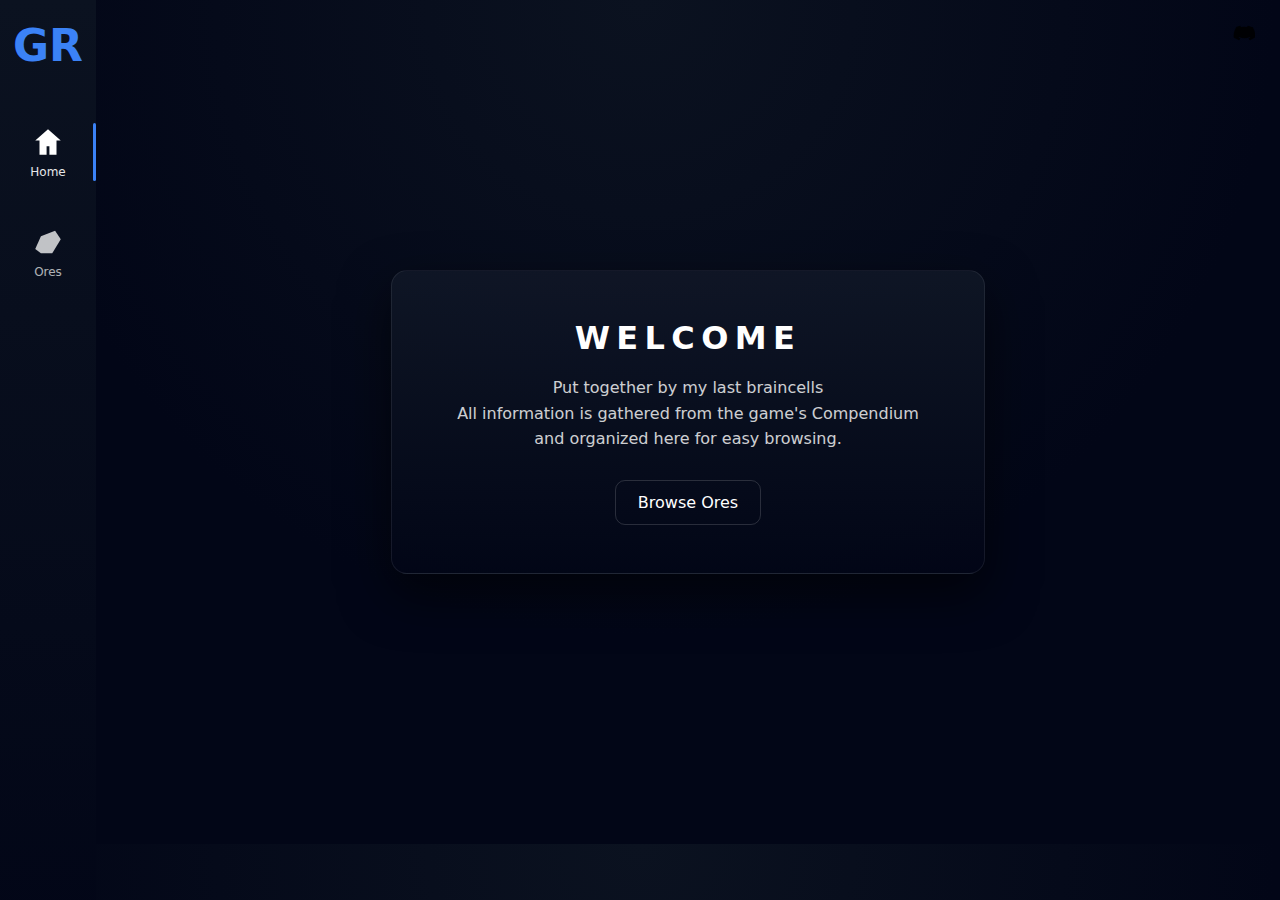
<file: index.html>
<!DOCTYPE html>
<html lang="en">
<head>
<meta charset="UTF-8">
<title>Gilrock - Stuff</title>

<style>
:root {
  --accent: #3b82f6;
}


/* ===== BASE ===== */
body {
  margin: 0;
  font-family: Inter, system-ui, Arial, sans-serif;
  background: radial-gradient(circle at top, #0b1220 0%, #020617 60%);
  color: white;
}

.app {
  display: flex;
  min-height: calc(100vh - 56px);
}

/* ===== SIDEBAR ===== */
.sidebar {
  position: fixed;
  top: 0;
  left: 0;
  width: 96px;
  height: 100vh;

  background: linear-gradient(180deg, #0b1220, #020617);
  display: flex;
  flex-direction: column;
  align-items: center;
  padding: 20px 0;

  z-index: 100;
}


.logo {
  font-size: 44px;
  font-weight: 900;
  color: var(--accent);
  margin-bottom: 40px;
  text-decoration: none;
}

.side-nav {
  display: flex;
  flex-direction: column;
  gap: 18px;
  width: 100%;
}

.side-item {
  position: relative;
  display: flex;
  flex-direction: column;
  align-items: center;
  gap: 6px;
  padding: 14px 0;
  color: white;
  text-decoration: none;
  opacity: 0.75;
  transition: opacity .2s ease, box-shadow .2s ease;
}

.side-item:hover {
  opacity: 1;
  box-shadow: inset 0 0 0 9999px rgba(59,130,246,.08);
}

.side-item.active {
  opacity: 1;
}

.side-item.active::after {
  content: "";
  position: absolute;
  right: 0;
  top: 15%;
  width: 3px;
  height: 70%;
  background: var(--accent);
  border-radius: 2px;
}

.side-item svg {
  width: 34px;
  height: 34px;
  fill: white;
}

.side-item .label {
  font-size: 12px;
  opacity: .9;
}

/* ===== CONTENT ===== */
.content {
  margin-left: 96px;
  flex: 1;
  display: flex;
  align-items: center;
  justify-content: center;
  padding: 40px;
}

/* ===== HOME CARD ===== */
.home-card {
  background: linear-gradient(180deg, rgba(17,24,39,.85), rgba(2,6,23,.85));
  border: 1px solid rgba(255,255,255,.08);
  border-radius: 16px;
  padding: 48px 56px;
  text-align: center;
  box-shadow: 0 20px 50px rgba(0,0,0,.6);
  max-width: 480px;
}

.home-card h1 {
  margin: 0;
  font-size: 32px;
  letter-spacing: 0.2em;
}
.welcome-title {
  animation: welcomeGlow 3.5s ease-in-out infinite;
}

.home-card p {
  margin: 18px 0 28px;
  opacity: .8;
  line-height: 1.6;
}

.home-card a {
  display: inline-block;
  padding: 12px 22px;
  border-radius: 10px;
  text-decoration: none;
  color: white;
  border: 1px solid rgba(255,255,255,.15);
  transition: background .2s ease, box-shadow .2s ease;
}

.home-card a:hover {
  background: rgba(59,130,246,.15);
  box-shadow: 0 0 0 1px rgba(59,130,246,.6);
}
  @keyframes welcomeGlow {
  0% {
    text-shadow:
      0 0 6px rgba(59,130,246,0.3),
      0 0 16px rgba(59,130,246,0.2);
  }
  50% {
    text-shadow:
      0 0 10px rgba(59,130,246,0.6),
      0 0 28px rgba(59,130,246,0.45);
  }
  100% {
    text-shadow:
      0 0 6px rgba(59,130,246,0.3),
      0 0 16px rgba(59,130,246,0.2);
  }
}
  /* ===== FLOATING DISCORD ICON ===== */
.discord-float {
  position: fixed;
  top: 16px;
  right: 18px;
  z-index: 9999;

  background: none;
  border: none;
  pointer-events: auto;
}

.discord-float a {
  display: flex;
  align-items: center;
  justify-content: center;

  width: 36px;
  height: 36px;

  color: white;
  opacity: 0.85;

  background: none;
  border: none;
  box-shadow: none;

  transition:
    opacity .2s ease,
    transform .2s ease,
    filter .2s ease;
}

.discord-float a:hover {
  opacity: 1;
  transform: scale(1.08);
  filter: drop-shadow(0 0 14px rgba(88,101,242,0.9));
}

.discord-float svg {
  width: 22px;
  height: 22px;
}


</style>
</head>

<body>
 


<div class="app">

  <!-- SIDEBAR -->
  <aside class="sidebar">
    <a href="index.html" class="logo">GR</a>

    <nav class="side-nav">
      <a href="index.html" class="side-item active">
        <svg viewBox="0 0 24 24">
          <path d="M12 3l9 8h-3v10h-5v-6h-2v6H6V11H3z"/>
        </svg>
        <span class="label">Home</span>
      </a>

      <a href="ores.html" class="side-item">
        <svg viewBox="0 0 24 24">
          <path d="M3 17l4-9 10-4 4 6-6 10H7z"/>
        </svg>
        <span class="label">Ores</span>
      </a>
    </nav>
  </aside>

  <!-- CONTENT -->
  <main class="content">
    <div class="home-card">
     <h1 class="welcome-title">WELCOME</h1>
      <p>
        Put together by my last braincells<br>
        All information is gathered from the game's Compendium and organized here
        for easy browsing.
      </p>

      <a href="ores.html">Browse Ores</a>
    </div>
  </main>

</div>
<!-- FLOATING DISCORD ICON -->
<div class="discord-float">
  <a href="https://discord.com/invite/uryHMfvktF"
     target="_blank"
     aria-label="Discord">
    <svg viewBox="0 0 24 24">
      <path d="M20.3 4.3A19.8 19.8 0 0 0 16 3a14.5 14.5 0 0 0-.7 1.4
      18.4 18.4 0 0 0-6.6 0A14.5 14.5 0 0 0 8 3a19.8 19.8 0 0 0-4.3 1.3
      C1.1 8.2.4 12 .8 15.7a19.9 19.9 0 0 0 6 3
      14.7 14.7 0 0 0 1.3-2.1
      12.9 12.9 0 0 1-2-.9l.5-.4
      a14.3 14.3 0 0 0 11.8 0l.5.4
      a12.9 12.9 0 0 1-2 .9
      14.7 14.7 0 0 0 1.3 2.1
      19.9 19.9 0 0 0 6-3
      c.4-3.7-.3-7.5-2.7-11.4Z"/>
    </svg>
  </a>
</div>

</body>
</html>
</file>
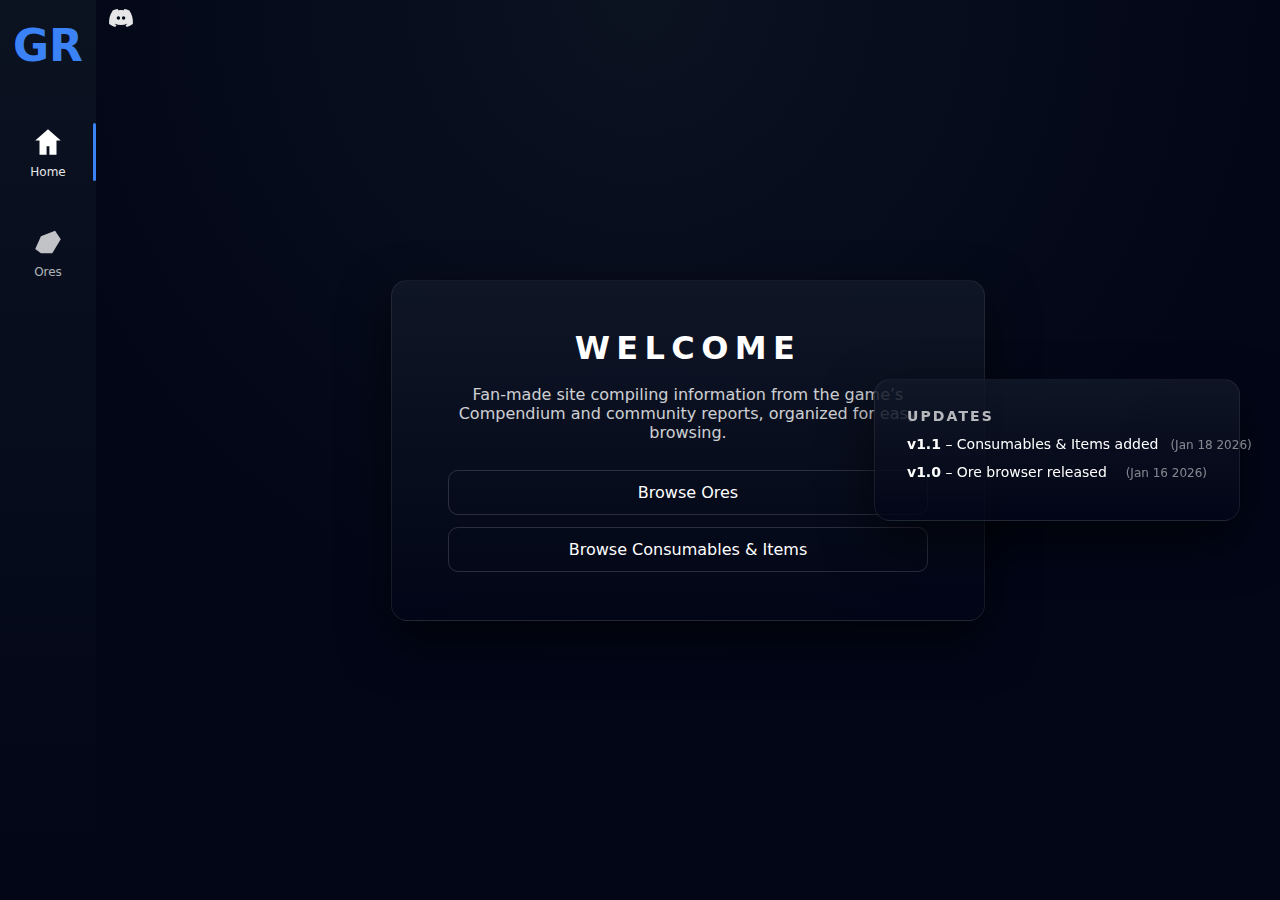
<file: Gilrock-Stuff-dev/index.html>
<!DOCTYPE html>
<html lang="en">
<head>
<meta charset="UTF-8">
<title>Gilrock - Stuff</title>

<style>
:root {
  --accent: #3b82f6;
}

/* ===== BASE ===== */
body {
  margin: 0;
  font-family: Inter, system-ui, Arial, sans-serif;
  background: radial-gradient(circle at top, #0b1220 0%, #020617 60%);
  color: white;
}

.app {
  display: flex;
  min-height: 100vh;
}

/* ===== SIDEBAR ===== */
.sidebar {
  position: fixed;
  inset: 0 auto 0 0;
  width: 96px;
  background: linear-gradient(180deg, #0b1220, #020617);
  display: flex;
  flex-direction: column;
  align-items: center;
  padding: 20px 0;
  z-index: 100;
}

.logo {
  font-size: 44px;
  font-weight: 900;
  color: var(--accent);
  text-decoration: none;
  margin-bottom: 40px;
}

/* ===== SIDE NAV ===== */
.side-nav {
  display: flex;
  flex-direction: column;
  gap: 18px;
  width: 100%;
}

.side-item {
  position: relative;
  display: flex;
  flex-direction: column;
  align-items: center;
  gap: 6px;
  padding: 14px 0;
  text-decoration: none;
  color: white;
  opacity: 0.75;
  transition: opacity .2s ease;
}

.side-item:hover { opacity: 1; }
.side-item.active { opacity: 1; }

.side-item.active::after {
  content: "";
  position: absolute;
  right: 0;
  top: 15%;
  width: 3px;
  height: 70%;
  background: var(--accent);
  border-radius: 2px;
}

.side-item svg {
  width: 34px;
  height: 34px;
  fill: white;
}

.side-item .label {
  font-size: 12px;
  opacity: .9;
}

/* ===== FLOATING DISCORD ===== */
.discord-float {
  position: fixed;
  top: 5px;              
  left: 96px;            
  margin-left: 12px;

  z-index: 200;
}

.discord-float a {
  display: flex;
  align-items: center;
  justify-content: center;

  background: none;
  border: none;
  box-shadow: none;

  opacity: 0.9;
  transition: transform .2s ease, filter .2s ease, opacity .2s ease;
}

.discord-float a:hover {
  opacity: 1;
  transform: scale(1.1);
  filter: drop-shadow(0 0 12px rgba(255,255,255,.85));
}

.discord-float svg {
  width: 26px;
  height: 26px;
  fill: white;
}

/* ===== CONTENT ===== */
.content {
  margin-left: 96px;
  flex: 1;
  display: flex;
  align-items: center;
  justify-content: center;
  padding: 40px;
}

/* ===== HOME CARD ===== */
.home-card {
  background: linear-gradient(180deg, rgba(17,24,39,.85), rgba(2,6,23,.85));
  border: 1px solid rgba(255,255,255,.08);
  border-radius: 16px;
  padding: 48px 56px;
  text-align: center;
  box-shadow: 0 20px 50px rgba(0,0,0,.6);
  max-width: 480px;
}

.home-card h1 {
  margin: 0;
  font-size: 32px;
  letter-spacing: .2em;
  animation: glow 3.5s ease-in-out infinite;
}

@keyframes glow {
  0%,100% {
    text-shadow: 0 0 8px rgba(59,130,246,.3);
  }
  50% {
    text-shadow: 0 0 28px rgba(59,130,246,.6);
  }
}

.home-card p {
  margin: 18px 0 28px;
  opacity: .8;
}

.home-card a {
  display: inline-block;
  padding: 12px 22px;
  border-radius: 10px;
  color: white;
  text-decoration: none;
  border: 1px solid rgba(255,255,255,.15);
}

.home-card a:hover {
  background: rgba(59,130,246,.15);
}
  .home-actions {
  display: flex;
  flex-direction: column;
  gap: 12px;
}

.updates-card {
  position: fixed;
  right: 40px;
  top: 50%;
  transform: translateY(-50%);

  background: linear-gradient(180deg, rgba(17,24,39,.85), rgba(2,6,23,.85));
  border: 1px solid rgba(255,255,255,.08);
  border-radius: 16px;
  padding: 28px 32px;
  width: 300px;

  box-shadow: 0 20px 50px rgba(0,0,0,.6);
  z-index: 50;
}

.updates-card h3 {
  margin: 0 0 12px;
  font-size: 14px;
  letter-spacing: 0.15em;
  text-transform: uppercase;
  opacity: 0.7;
}

.updates-card ul {
  list-style: none;
  padding: 0;
  margin: 0;
  font-size: 14px;
}

.updates-card li {
  display: flex;
  align-items: baseline;
  gap: 12px;
  margin-bottom: 12px;
}


.updates-card .version {
  flex: 1;  
  white-space: nowrap;
}

.updates-card .date {
  color: rgba(255,255,255,0.5);
  font-size: 12px;
  margin-left: auto;
  text-align: right;
  white-space: nowrap;
  width: 96px; 
  font-variant-numeric: tabular-nums;
  font-feature-settings: "tnum";
}

</style>
</head>

<body>

<!-- FLOATING DISCORD ICON -->
<div class="discord-float">
  <a href="https://discord.com/invite/uryHMfvktF" target="_blank" aria-label="Discord">
    <svg viewBox="0 0 640 512" width="26" height="26" aria-label="Discord">
  <defs>
    <mask id="discord-mask">
      <!-- visible -->
      <rect width="100%" height="100%" fill="white"/>

      <!-- eye holes -->
      <circle cx="256" cy="256" r="42" fill="black"/>
      <circle cx="384" cy="256" r="42" fill="black"/>
    </mask>
  </defs>

  <path
    mask="url(#discord-mask)"
    fill="white"
    d="M524.531 69.836a1.5 1.5 0 0 0-.764-.7
    A485.065 485.065 0 0 0 404.081 32.03a1.816 1.816 0 0 0-1.923.91
    a337.461 337.461 0 0 0-14.9 30.6
    a447.848 447.848 0 0 0-134.426 0
    a309.541 309.541 0 0 0-15.135-30.6
    a1.89 1.89 0 0 0-1.924-.91
    A483.689 483.689 0 0 0 116.085 69.137
    a1.712 1.712 0 0 0-.788.676
    C39.068 183.651 18.186 294.69 28.43 404.354
    a2.016 2.016 0 0 0 .765 1.375
    A487.666 487.666 0 0 0 176.02 479.918
    a1.9 1.9 0 0 0 2.063-.676
    a348.2 348.2 0 0 0 30.1-48.848
    a1.86 1.86 0 0 0-1.019-2.588
    a321.173 321.173 0 0 1-45.868-21.853
    a1.885 1.885 0 0 1-.185-3.126
    c3.082-2.309 6.166-4.711 9.109-7.137
    a1.819 1.819 0 0 1 1.9-.256
    c96.229 43.917 200.41 43.917 295.5 0
    a1.812 1.812 0 0 1 1.924.233
    c2.944 2.426 6.027 4.851 9.132 7.16
    a1.884 1.884 0 0 1-.162 3.126
    a301.407 301.407 0 0 1-45.89 21.83
    a1.875 1.875 0 0 0-1 2.611
    a391.055 391.055 0 0 0 30.014 48.815
    a1.864 1.864 0 0 0 2.063.7
    A486.048 486.048 0 0 0 610.7 405.729
    a1.882 1.882 0 0 0 .765-1.352
    C623.729 277.594 590.933 167.465 524.531 69.836Z"
  />
</svg>
  </a>
</div>

<div class="app">
  <aside class="sidebar">
    <a href="index.html" class="logo">GR</a>

    <nav class="side-nav">
      <a href="index.html" class="side-item active">
        <svg viewBox="0 0 24 24"><path d="M12 3l9 8h-3v10h-5v-6h-2v6H6V11H3z"/></svg>
        <span class="label">Home</span>
      </a>

      <a href="ores.html" class="side-item">
        <svg viewBox="0 0 24 24"><path d="M3 17l4-9 10-4 4 6-6 10H7z"/></svg>
        <span class="label">Ores</span>
      </a>
    </nav>
  </aside>

  <main class="content">
    <div class="home-card">
      <h1>WELCOME</h1>
      <p>Fan-made site compiling information from the game’s Compendium and community reports, organized for easy browsing.</p>
     <div class="home-actions">
  <a href="ores.html">Browse Ores</a>
  <a href="consumables.html" class="secondary">Browse Consumables & Items</a>
   </div>
 </main>   


<!-- FLOATING UPDATES CARD -->
<div class="updates-card">
  <h3>Updates</h3>
  <ul>
 <li>
  <span class="version"><strong>v1.1</strong> – Consumables & Items added</span>
  <span class="date">(Jan 18 2026)</span>
</li>

<li>
  <span class="version"><strong>v1.0</strong> – Ore browser released</span>
  <span class="date">(Jan 16 2026)</span>
</li>
  </ul>
</div>
  
    </div>
  </main>
</div>

</body>
</html>
</file>
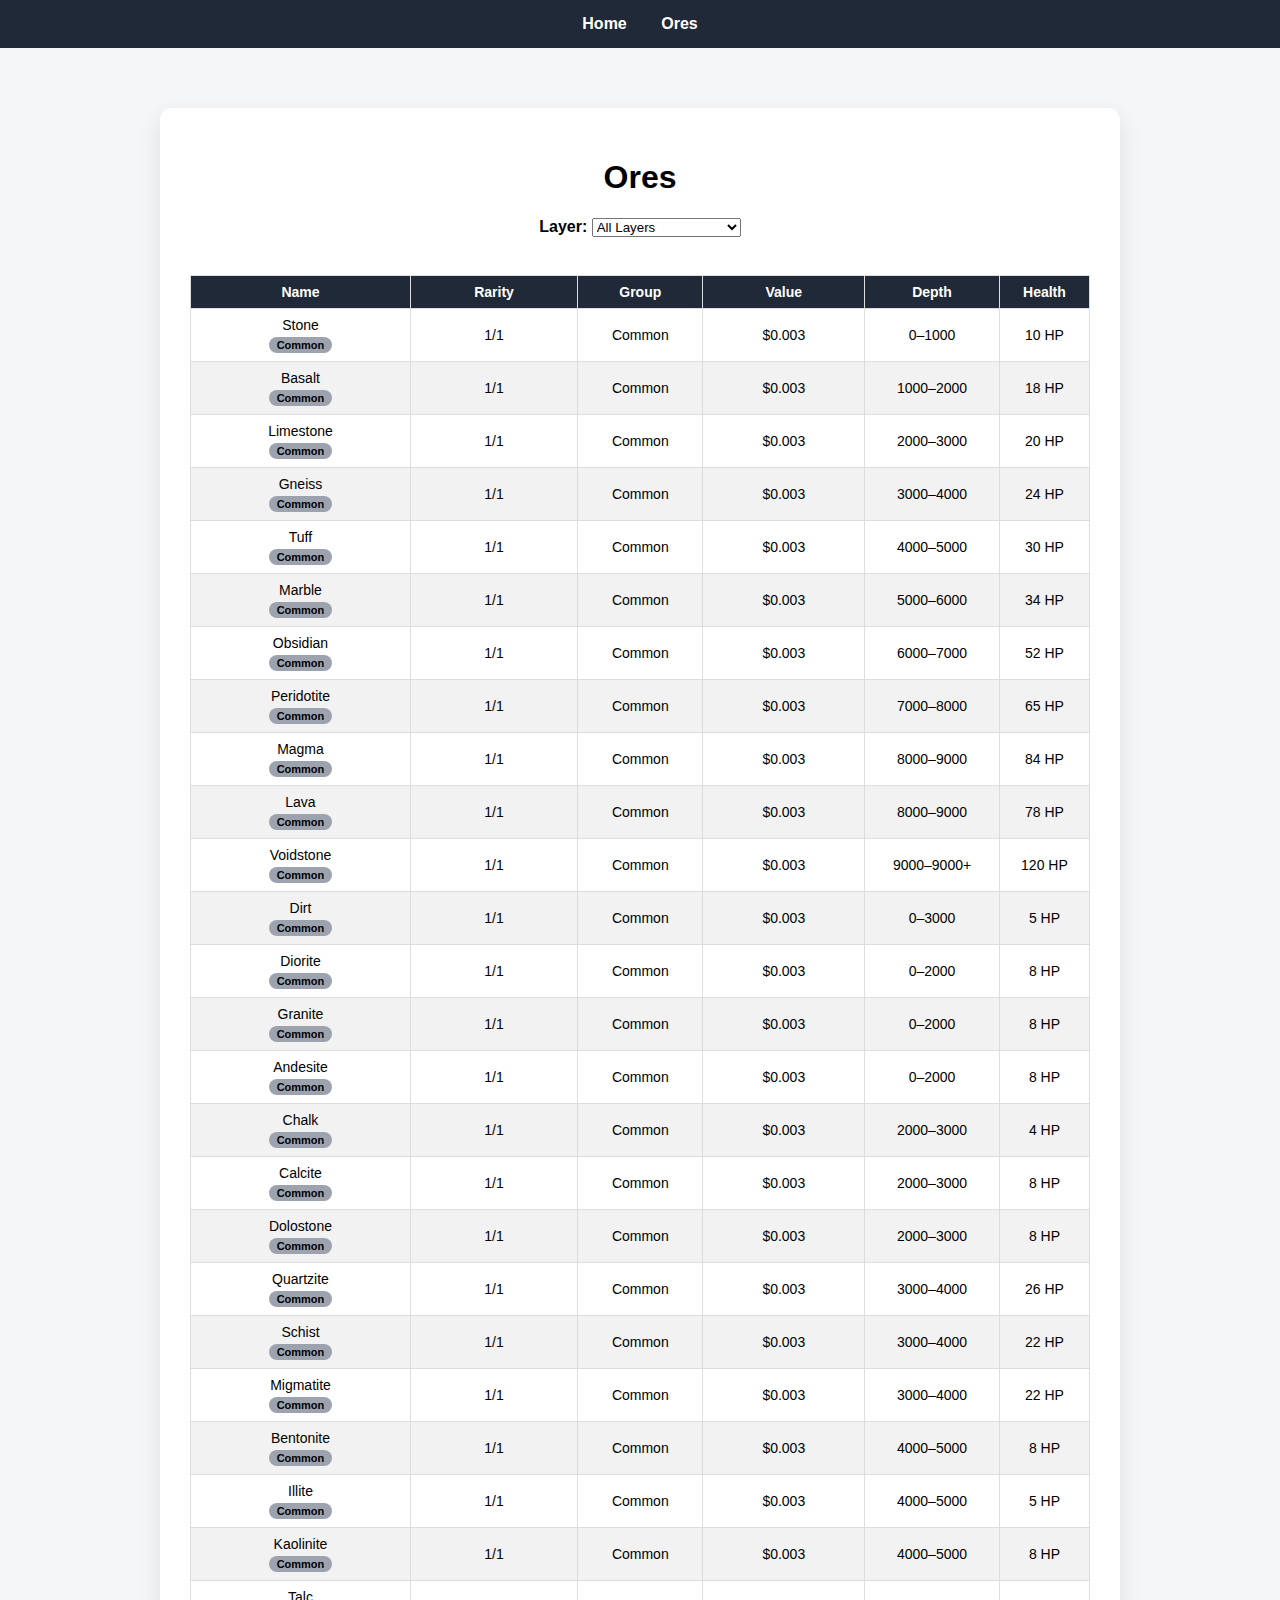
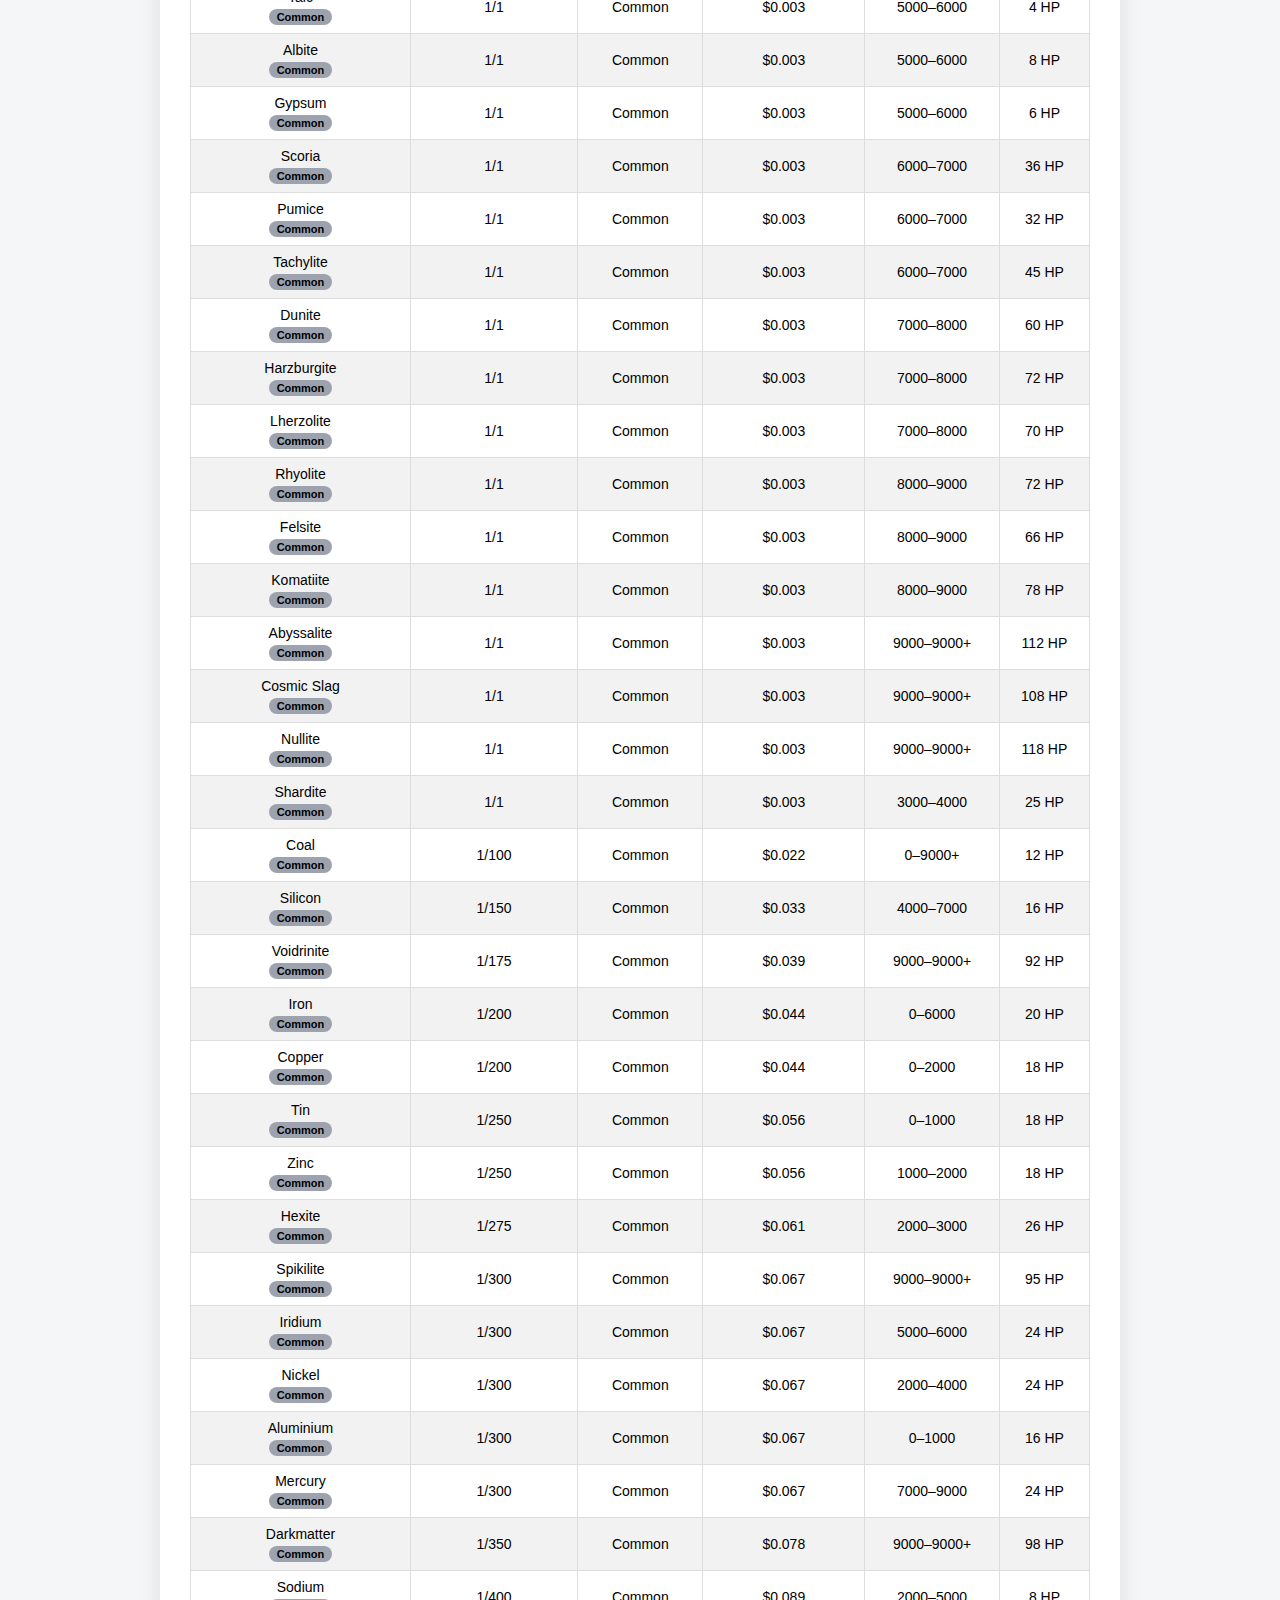
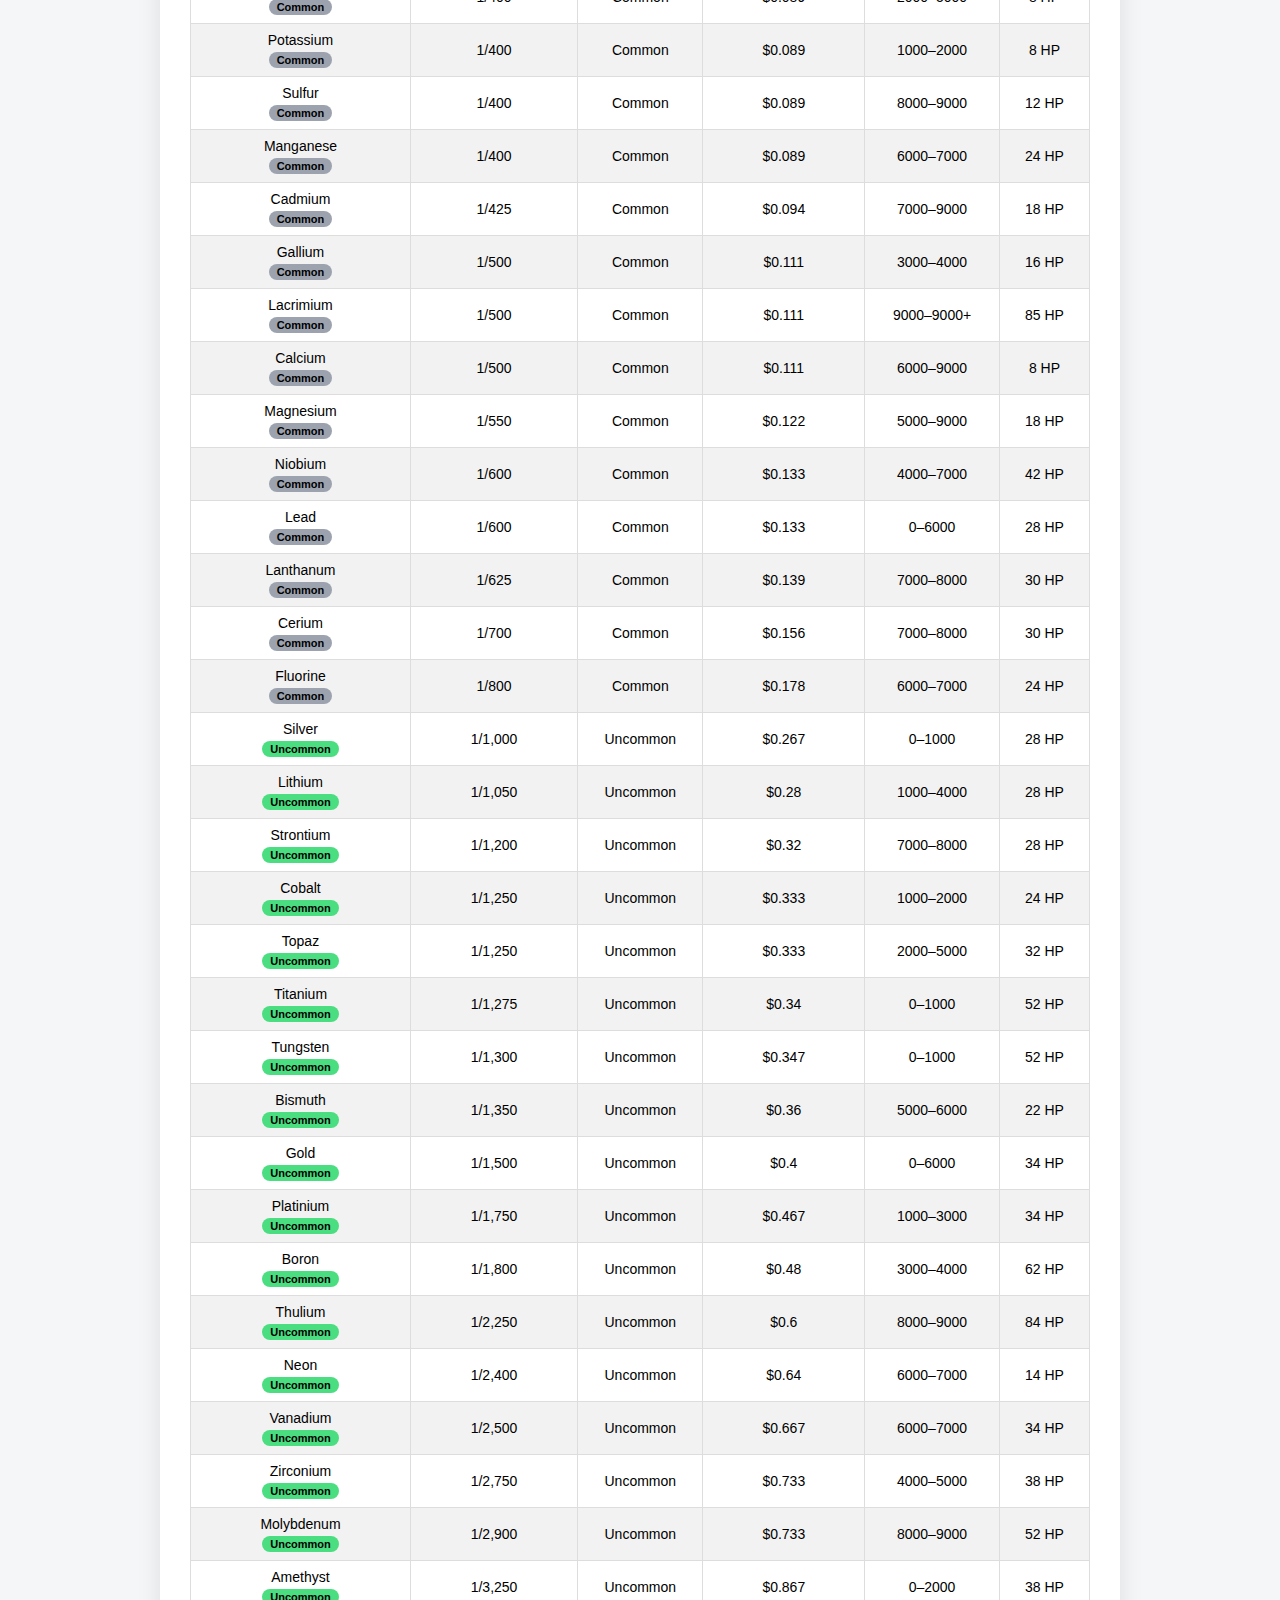
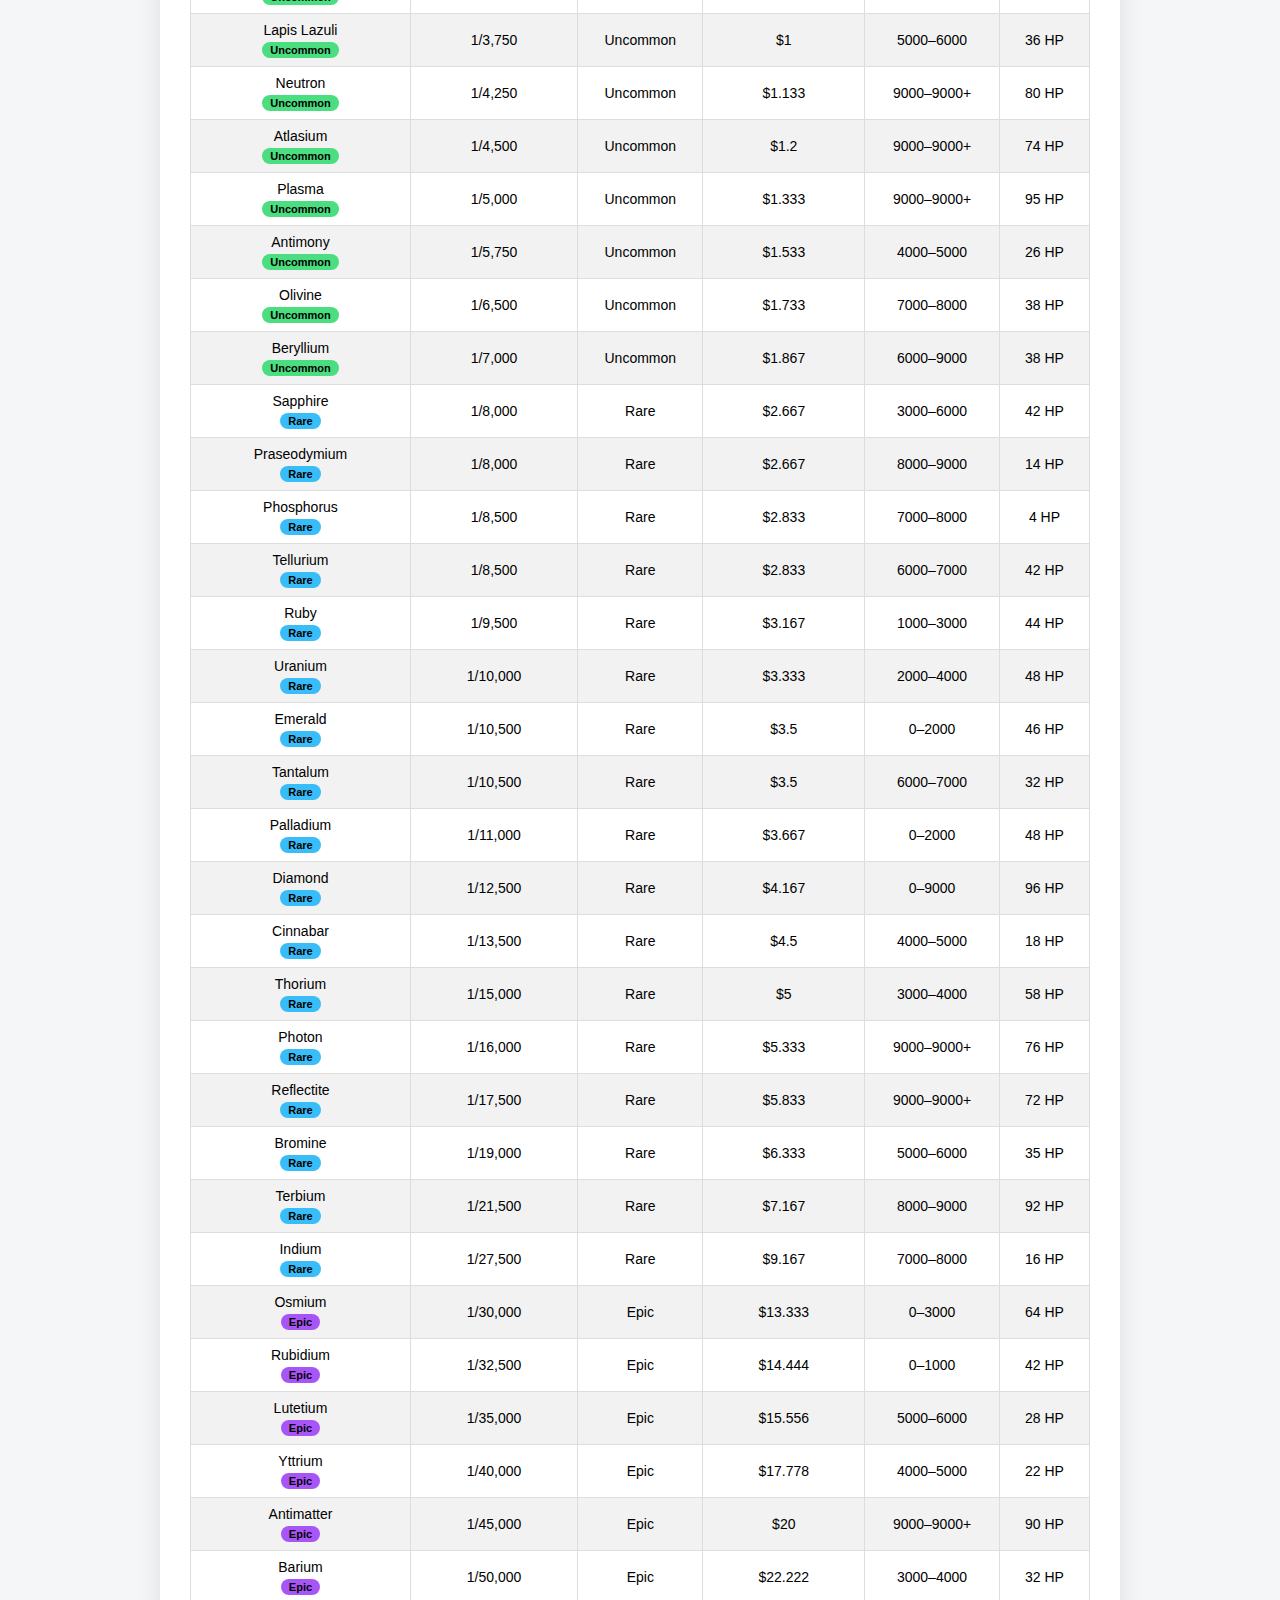
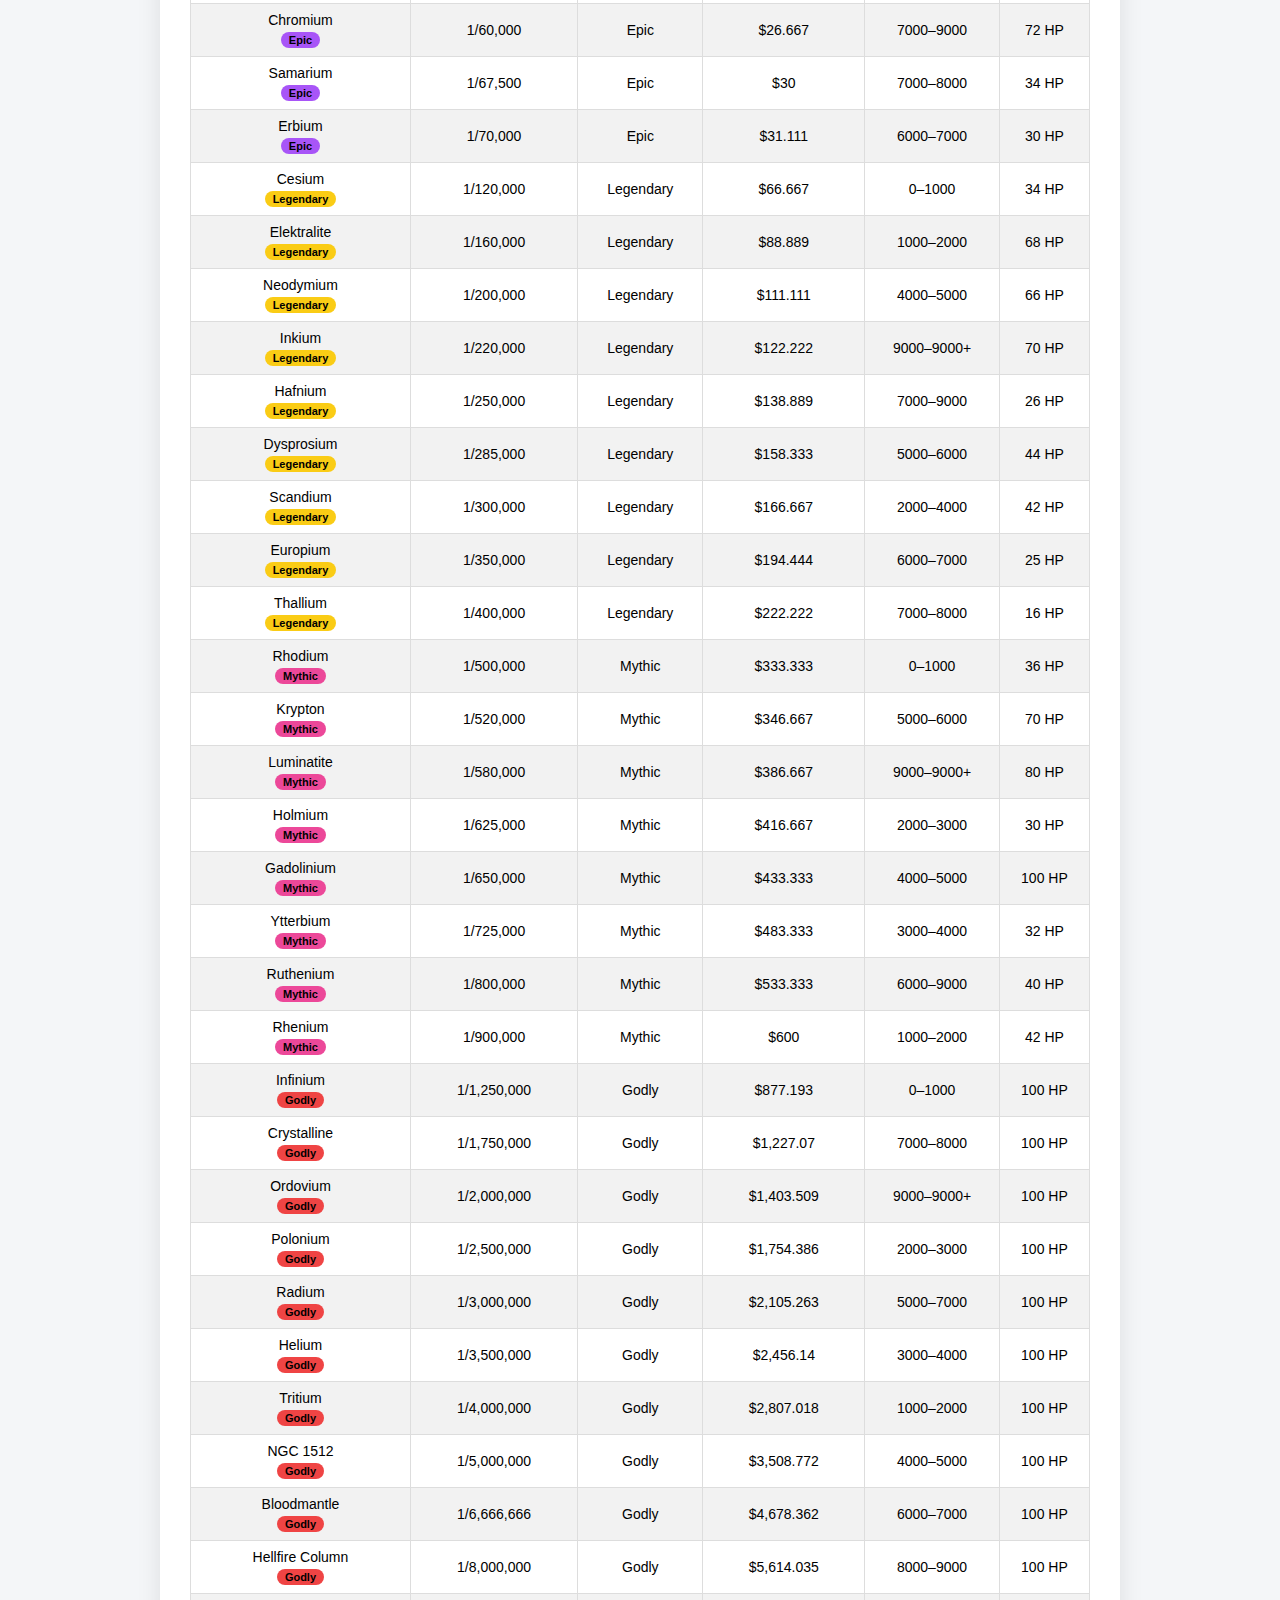
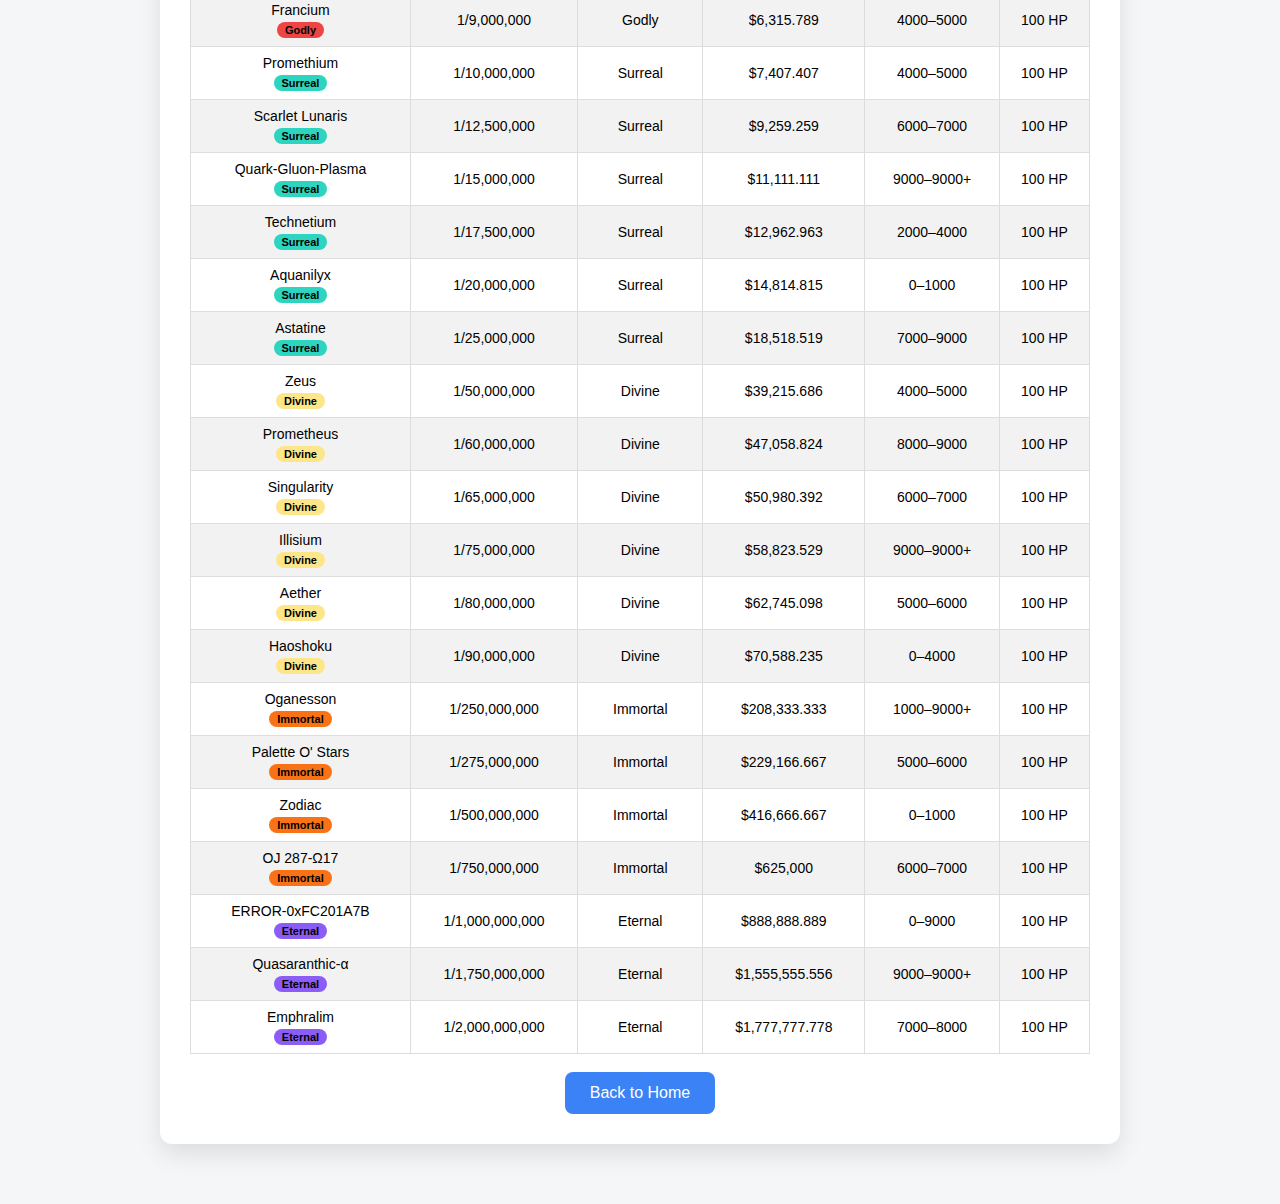
<file: ores.html>
<!DOCTYPE html>
<html>
  <head>
    <title>Ores</title>
    <style>
      body {
        margin: 0;
        font-family: Arial, sans-serif;
        background-color: #f4f6f8;
      }

      nav {
        background-color: #1f2937;
        padding: 15px;
        text-align: center;
      }

      nav a {
        color: white;
        text-decoration: none;
        margin: 0 15px;
        font-weight: bold;
      }

      .container {
        max-width: 900px;
        margin: 60px auto;
        background: white;
        padding: 30px;
        border-radius: 12px;
        box-shadow: 0 10px 25px rgba(0,0,0,0.1);
        text-align: center;
      }

      table {
        width: 100%;
        border-collapse: collapse;
        margin-top: 20px;
        font-size: 14px;
      }

      th, td {
        border: 1px solid #ddd;
        padding: 8px;
        text-align: center;
      }

      th {
        background-color: #1f2937;
        color: white;
      }

      tr:nth-child(even) {
        background-color: #f2f2f2;
      }

      button {
        padding: 12px 25px;
        font-size: 16px;
        border: none;
        border-radius: 8px;
        background-color: #3b82f6;
        color: white;
        cursor: pointer;
      }

      button:hover {
        background-color: #2563eb;
      }
      .rarity-badge {
  display: inline-block;
  margin-top: 4px;
  padding: 2px 8px;
  border-radius: 999px;
  font-size: 11px;
  font-weight: 700;
  color: #000;
}

    </style>
  </head>

  <body>
    <nav>
      <a href="index.html">Home</a>
      <a href="ores.html">Ores</a>
    </nav>

    <div class="container">
      <h1>Ores</h1>
      
<label for="layerSelect"><strong>Layer:</strong></label>
<select id="layerSelect">
  <option value="all">All Layers</option>
</select>

<br><br>

      <table>
        <thead>
          <tr>
            <th>Name</th>
            <th>Rarity</th>
            <th>Group</th>
            <th>Value</th>
            <th>Depth</th>
            <th>Health</th>
          </tr>
        </thead>
        <tbody>
          <!-- rows injected by JS -->
        </tbody>
      </table>

      <br>

      <a href="index.html">
        <button>Back to Home</button>
      </a>
    </div>

    <!-- ✅ JAVASCRIPT GOES HERE -->

    <script src="ores-data.js"></script>

<script>
  // ----- LAYERS -----
const layers = [
  { id: "stone", name: "Stone Layer", min: 0, max: 1000 },
  { id: "basalt", name: "Basalt Layer", min: 1000, max: 2000 },
  { id: "limestone", name: "Limestone Layer", min: 2000, max: 3000 },
  { id: "gneiss", name: "Gneiss Layer", min: 3000, max: 4000 },
  { id: "tuff", name: "Tuff Layer", min: 4000, max: 5000 },
  { id: "marble", name: "Marble Layer", min: 5000, max: 6000 },
  { id: "obsidian", name: "Obsidian Layer", min: 6000, max: 7000 },
  { id: "peridotite", name: "Peridotite Layer", min: 7000, max: 8000 },
  { id: "magma", name: "Magma & Lava Layer", min: 8000, max: 9000 },
  { id: "void", name: "Void Layer", min: 9000, max: Infinity }
];
// ----- RARITY COLORS (CANON) -----
const rarityColors = {
  "Common": "#9ca3af",      // gray
  "Uncommon": "#4ade80",    // green
  "Rare": "#38bdf8",        // blue
  "Epic": "#a855f7",        // purple
  "Legendary": "#facc15",   // gold
  "Mythic": "#ec4899",      // pink
  "Godly": "#ef4444",       // red
  "Surreal": "#2dd4bf",     // teal
  "Divine": "#fde68a",      // pale yellow
  "Immortal": "#f97316",    // orange
  "Eternal": "#8b5cf6"      // cosmic purple
};


  
rSelect = document.getElementById("layerSelect");

// populate dropdown
layers.forEach(layer => {
  const option = document.createElement("option");
  option.value = layer.id;
  option.textContent = layer.name;
  layerSelect.appendChild(option);
});

  // ----- ORES (NUMERIC DEPTH ONLY) -----
 

  const tbody = document.querySelector("tbody");

function renderTable(list) {
  tbody.innerHTML = "";

  list.forEach(ore => {
    const row = document.createElement("tr");
    const color = rarityColors[ore.group] || "#ffffff";

    row.innerHTML = `
      <td>
        <div>${ore.name}</div>
        <div class="rarity-badge" style="background:${color}">
          ${ore.group}
        </div>
      </td>
      <td>${ore.rarity}</td>
      <td>${ore.group}</td>
      <td>${ore.value}</td>
      <td>${
        ore.maxDepth === Infinity
          ? `${ore.minDepth}–9000+`
          : `${ore.minDepth}–${ore.maxDepth}`
      }</td>
      <td>${ore.health} HP</td>
    `;

    tbody.appendChild(row);
  });
}


  function oreInLayer(ore, layer) {
    return ore.minDepth < layer.max && ore.maxDepth > layer.min;
  }

  function showLayer(id) {
    const layer = layers.find(l => l.id === id);
    renderTable(ores.filter(o => oreInLayer(o, layer)));
  }
layerSelect.addEventListener("change", () => {
  const value = layerSelect.value;

  if (value === "all") {
    renderTable(ores);
  } else {
    showLayer(value);
  }
});

renderTable(ores);
  
</script>


  </body>
</html>
</file>
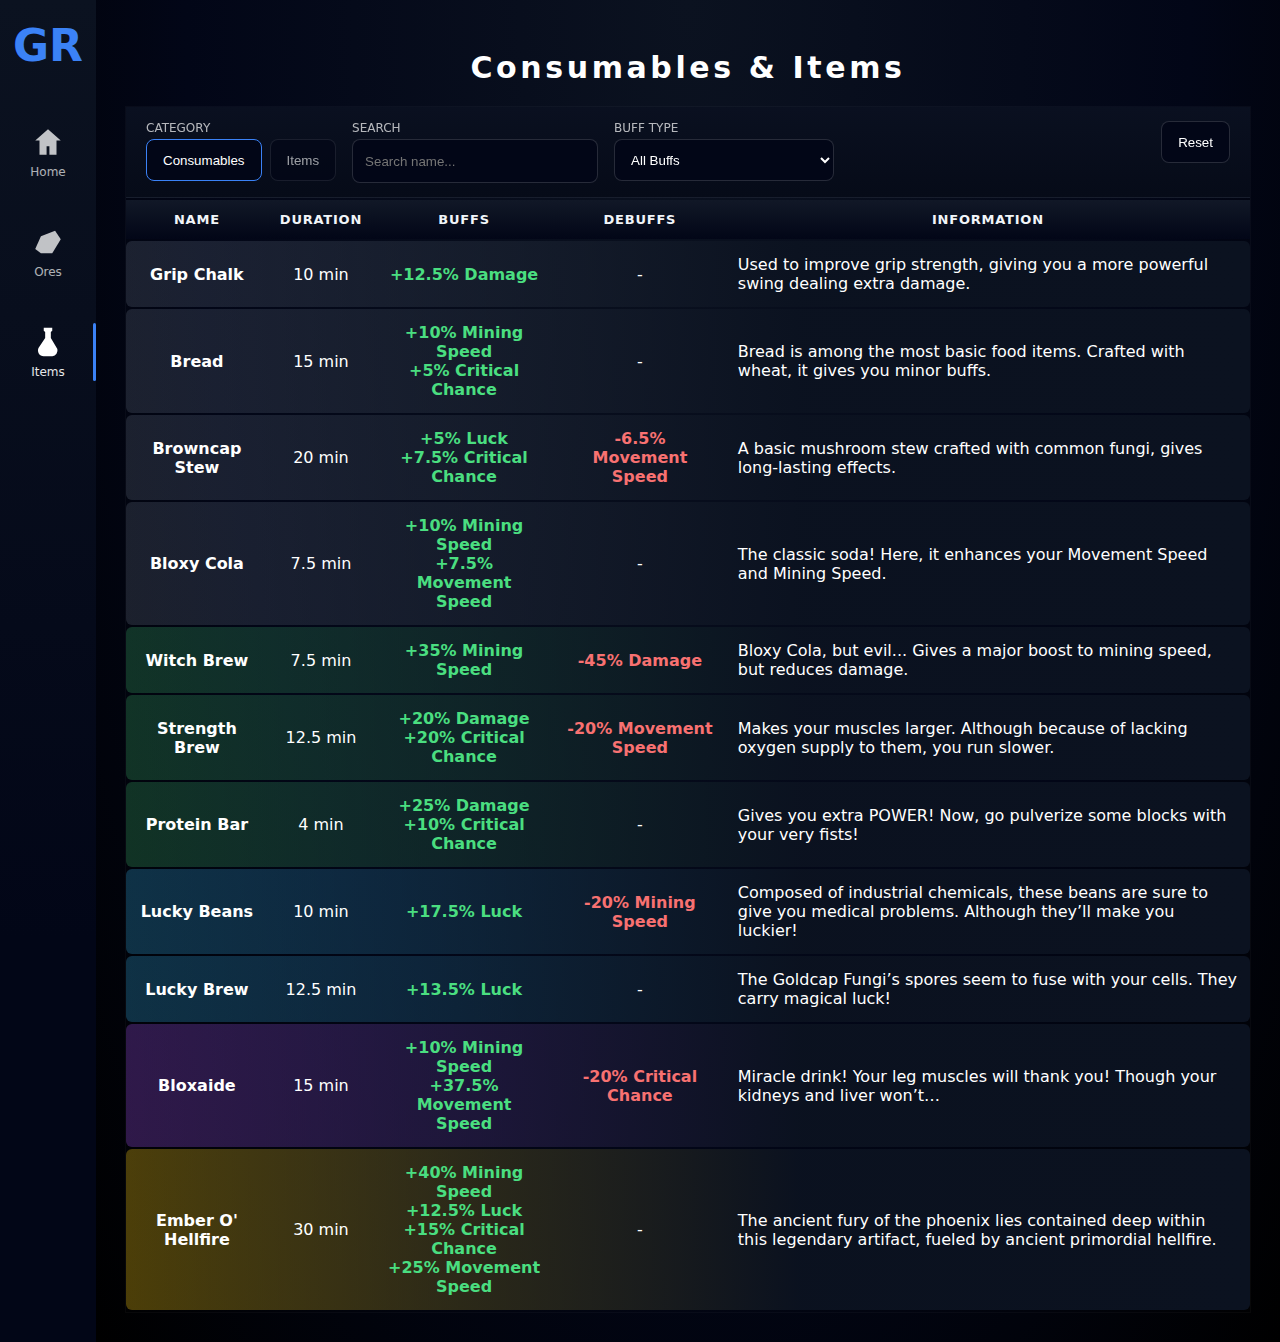
<file: Gilrock-Stuff-dev/consumables.html>
<!DOCTYPE html>
<html lang="en">
<head>
<meta charset="UTF-8">
<title>Gilrock - Consumables & Items</title>

<style>
:root {
  --accent: #3b82f6;
  --control-height: 42px;
  --control-width: 220px;
}

/* ===== BASE ===== */
body {
  margin: 0;
  font-family: Inter, system-ui, Arial, sans-serif;
  background: #020617;
  color: white;
}

.app {
  display: flex;
  min-height: 100vh;
}

/* ===== SIDEBAR ===== */
.sidebar {
  width: 96px;
  background: linear-gradient(180deg, #0b1220, #020617);
  display: flex;
  flex-direction: column;
  align-items: center;
  padding: 20px 0;
  position: sticky;
  top: 0;
  height: 100vh;
}

.logo {
  font-size: 44px;
  font-weight: 900;
  color: var(--accent);
  margin-bottom: 40px;
  text-decoration: none;
}

.side-nav {
  display: flex;
  flex-direction: column;
  gap: 18px;
  width: 100%;
}

/* ===== SIDEBAR NAV ===== */
.side-item {
  position: relative;
  display: flex;
  flex-direction: column;
  align-items: center;
  gap: 6px;

  padding: 14px 0;
  text-decoration: none;
  color: white;
  opacity: 0.75;

  transition: opacity .2s ease, box-shadow .2s ease;
}

.side-item:hover {
  opacity: 1;
  box-shadow: inset 0 0 0 9999px rgba(255,255,255,0.06);
}

.side-item.active {
  opacity: 1;
}
.side-item svg {
  width: 34px;
  height: 34px;
  fill: white;
}

/* ACTIVE BAR */
.side-item.active::after {
  content: "";
  position: absolute;
  right: 0;
  top: 15%;
  width: 3px;
  height: 70%;
  background: var(--accent);
  border-radius: 2px;
}

/* ICON */
.side-item .icon {
  font-size: 26px;
  line-height: 1;
}

/* LABEL */
.side-item .label {
  font-size: 12px;
  opacity: .9;
}


/* ===== CONTENT ===== */
.content {
  flex: 1;
  padding: 30px;
  background: radial-gradient(
    ellipse at top,
    #0b1220 0%,
    #020617 60%,
    #000 100%
  );
}
.container {
  max-width: 1200px;
  margin: 20px auto 0;
  background: transparent;
  box-shadow: 0 0 0 1px rgba(255,255,255,0.03);
}

.page-title {
  text-align: center;
  font-size: 30px;
  letter-spacing: .12em;
  margin-bottom: 22px;
}

/* ===== FILTER BAR ===== */
.filter-bar {
  position: sticky;
  top: 0;
  z-index: 20;

  display: flex;
  gap: 16px;
  padding: 14px 20px;

  background: linear-gradient(180deg, #0a1020, #060b18);
  border-bottom: 1px solid rgba(255,255,255,.06);
}


.filter-group {
  display: flex;
  flex-direction: column;
  gap: 4px;
}

.filter-group label {
  font-size: 12px;
  text-transform: uppercase;
  opacity: .7;
}

.tabs {
  display: flex;
  gap: 8px;
}

.tab {
  height: var(--control-height);
  padding: 0 16px;
  border-radius: 8px;
  background: #020617;
  color: white;
  border: 1px solid rgba(255,255,255,.15);
  cursor: pointer;
  opacity: .6;
}

.tab.active {
  opacity: 1;
  border-color: var(--accent);
}

.filter-group input {
  height: var(--control-height);
  width: var(--control-width);
  padding: 0 12px;
  border-radius: 8px;
  background: #020617;
  color: white;
  border: 1px solid rgba(255,255,255,.15);
}

.filter-spacer { flex: 1; }

.reset-btn {
  height: var(--control-height);
  padding: 0 16px;
  border-radius: 8px;
  background: #020617;
  color: white;
  border: 1px solid rgba(255,255,255,.15);
  cursor: pointer;
}
/* ===== FILTER CONTROLS HOVER & FOCUS ===== */

/* Tabs */
.tab:hover {
  opacity: 1;
  border-color: rgba(255,255,255,0.35);
  box-shadow: inset 0 0 0 1px rgba(255,255,255,0.08);
}

.tab.active:hover {
  border-color: var(--accent);
}

/* Inputs & Selects */
.filter-group input:hover,
#buffFilter:hover {
  border-color: rgba(255,255,255,0.35);
}

.filter-group input:focus,
#buffFilter:focus {
  outline: none;
  border-color: var(--accent);
  box-shadow:
    0 0 0 1px var(--accent),
    0 0 12px rgba(59,130,246,0.35);
}

/* Reset button */
.reset-btn:hover {
  border-color: rgba(255,255,255,0.35);
  box-shadow: inset 0 0 0 1px rgba(255,255,255,0.08);
}

.reset-btn:focus {
  outline: none;
  border-color: var(--accent);
  box-shadow:
    0 0 0 1px var(--accent),
    0 0 12px rgba(59,130,246,0.35);
}

/* Cursor polish */
.tab,
.reset-btn,
#buffFilter {
  cursor: pointer;
}


#resultCount {
  align-self: center;
  opacity: .8;
}

/* ===== TABLE (ORES EXACT COPY) ===== */
table {
  border-collapse: separate;
  border-spacing: 0 2px;
  background: transparent;
  width: 100%;
}

thead th {
  position: sticky;
  top: var(--filter-height);
  background: linear-gradient(180deg, #111827, #020617);
  color: #f1f5f9;
  font-size: 13px;
  font-weight: 600;
  letter-spacing: 0.06em;
  text-transform: uppercase;
  padding: 12px;
  border: none;
}

tbody tr {
  color: white;
  transition: transform .15s ease, box-shadow .15s ease;
}

tbody tr:hover {
  filter: brightness(1.1);
}

td {
  padding: 14px 12px;
  text-align: center;
  border: none;
}

td:first-child {
  font-weight: 700;
}

tbody tr td:first-child {
  border-radius: 6px 0 0 6px;
}

tbody tr td:last-child {
  border-radius: 0 6px 6px 0;
}

.no-results {
  text-align: center;
  padding: 25px;
  color: #666;
  font-style: italic;
}

/* ===== BUFF / DEBUFF ===== */
.buff { color: #4ade80; font-weight: 600; }
.debuff { color: #f87171; font-weight: 600; }

  
/* ===== INFO COLUMN FIX ===== */
td.info {
  text-align: left;
}

.info-line {
  margin-bottom: 6px;
}

.info-line:last-child {
  margin-bottom: 0;
}
/* ===== BUFF FILTER ===== */
#buffFilterGroup {
  display: none; /* hidden by default (items tab) */
}

#buffFilter {
  height: var(--control-height);
  width: var(--control-width);
  padding: 0 12px;
  border-radius: 8px;
  background: #020617;
  color: white;
  border: 1px solid rgba(255,255,255,.15);
}



</style>
</head>

<body>

<div class="app">
  <aside class="sidebar">
    <a href="index.html" class="logo">GR</a>
 <nav class="side-nav">

  <!-- HOME -->
  <a href="index.html" class="side-item">
    <svg viewBox="0 0 24 24">
      <path d="M12 3l9 8h-3v10h-5v-6h-2v6H6V11H3z"/>
    </svg>
    <span class="label">Home</span>
  </a>

  <!-- ORES -->
  <a href="ores.html" class="side-item">
    <svg viewBox="0 0 24 24">
      <path d="M3 17l4-9 10-4 4 6-6 10H7z"/>
    </svg>
    <span class="label">Ores</span>
  </a>

  <!-- ITEMS -->
  <a href="consumables.html" class="side-item active">
    <svg viewBox="0 0 24 24">
      <!-- potion / flask icon -->
      <path d="M9 2h6v2l-1 1v4.1l4.6 7.9A4 4 0 0 1 15.1 22H8.9a4 4 0 0 1-3.5-5.9L10 9.1V5L9 4V2z"/>
    </svg>
    <span class="label">Items</span>
  </a>

</nav>

</aside>


<main class="content">
  <h1 class="page-title">Consumables & Items</h1>

  <div class="container">
  <div class="filter-bar">
  <div class="filter-group">
    <label>Category</label>
    <div class="tabs">
      <button class="tab active" data-tab="consumables">Consumables</button>
      <button class="tab" data-tab="items">Items</button>
    </div>
  </div>

  <div class="filter-group">
    <label>Search</label>
    <input id="searchInput" placeholder="Search name...">
  </div>
<div class="filter-group" id="buffFilterGroup">
  <label>Buff Type</label>
  <select id="buffFilter">
    <option value="all">All Buffs</option>
    <option value="luck">Luck</option>
    <option value="damage">Damage</option>
    <option value="mining">Mining Speed</option>
    <option value="movement">Movement Speed</option>
    <option value="critical">Critical Chance</option>
  </select>
</div>
  <div class="filter-spacer"></div>

  <button class="reset-btn" id="resetBtn">Reset</button>
</div>


    <table>
      <thead id="tableHead"></thead>
      <tbody id="tableBody"></tbody>
    </table>
  </div>
</main>
</div>

<script src="consumables-data.js"></script>
<script src="items-data.js"></script>

<script>
const tableHead = document.getElementById("tableHead");
const tableBody = document.getElementById("tableBody");
const searchInput = document.getElementById("searchInput");
const buffFilter = document.getElementById("buffFilter");
const buffFilterGroup = document.getElementById("buffFilterGroup");

let selectedBuff = "all";
let currentTab = "consumables";
let search = "";
 function getBuffValue(buffList, selectedBuff) {
  if (!buffList || selectedBuff === "all") return 0;

  for (const buff of buffList) {
    const lower = buff.toLowerCase();

    if (lower.includes(selectedBuff)) {
      const match = buff.match(/([0-9]+(\.[0-9]+)?)/);
      return match ? parseFloat(match[1]) : 0;
    }
  }

  return 0;
}
 
buffFilter.onchange = () => {
  selectedBuff = buffFilter.value;
  render();
};

const consumableHead = `
<tr>
  <th>Name</th>
  <th>Duration</th>
  <th>Buffs</th>
  <th>Debuffs</th>
  <th>Information</th>
</tr>`;

const itemHead = `
<tr>
  <th>Name</th>
  <th>Rarity</th>
  <th>Value</th>
  <th>Crafting Uses</th>
  <th>Information</th>
</tr>`;

function formatEffects(list) {
  return list.map(e =>
    e.startsWith("+") ? `<span class="buff">${e}</span>` :
    e.startsWith("-") ? `<span class="debuff">${e}</span>` : e
  ).join("<br>");
}
const rarityColors = {
  Common:   "rgba(148,163,184,0.18)",
  Uncommon:"rgba(74,222,128,0.22)",
  Rare:    "rgba(56,189,248,0.25)",
  Epic:    "rgba(168,85,247,0.28)",
  Legendary:"rgba(250,204,21,0.30)",
  Mythic:  "rgba(236,72,153,0.30)"
};

function rarityGradient(rarity) {
  const base = rarityColors[rarity];

  if (!base) {
    return "linear-gradient(90deg, #111827 0%, #0b1220 100%)";
  }

  return `
    linear-gradient(
      90deg,
      ${base} 0%,
      rgba(11,18,32,0.95) 60%,
      #0b1220 100%
    )
  `;
}

function render() {
  tableBody.innerHTML = "";

  if (currentTab === "consumables") {
    tableHead.innerHTML = consumableHead;
 let list = consumables.filter(c => {
  if (!c.name.toLowerCase().includes(search)) return false;

  if (selectedBuff === "all") return true;

  return c.buffs.some(b =>
    b.toLowerCase().includes(selectedBuff)
  );
});

//  SORT BY BUFF STRENGTH (DESC)
if (selectedBuff !== "all") {
  list.sort((a, b) =>
    getBuffValue(b.buffs, selectedBuff) -
    getBuffValue(a.buffs, selectedBuff)
  );
}


  list.forEach(c => {
  tableBody.innerHTML += `
    <tr style="background: ${rarityGradient(c.rarity)};">
      <td>${c.name}</td>
      <td>${c.duration} min</td>
      <td>${formatEffects(c.buffs)}</td>
      <td>${c.debuffs.length ? formatEffects(c.debuffs) : "-"}</td>
      <td class="info">
         <div class="info-line">${c.description}</div>
      </td>

    </tr>
  `;
});


  
  }

  if (currentTab === "items") {
    tableHead.innerHTML = itemHead;
    const list = items.filter(i => i.name.toLowerCase().includes(search));

   list.forEach(i => {
  tableBody.innerHTML += `
    <tr style="background: ${rarityGradient(i.rarity)};">
      <td>${i.name}</td>
      <td>${i.rarity}</td>
      <td>${i.value ?? "-"}</td>
      <td>${i.craftingUses.join("<br>")}</td>
      <td class="info">
        ${i.information.map(line => `<div class="info-line">${line}</div>`).join("")}
      </td>

    </tr>
  `;
});

  }
}

document.querySelectorAll(".tab").forEach(tab => {
 tab.onclick = () => {
  document.querySelectorAll(".tab").forEach(t => t.classList.remove("active"));
  tab.classList.add("active");
  currentTab = tab.dataset.tab;

  buffFilterGroup.style.display =
    currentTab === "consumables" ? "flex" : "none";

  selectedBuff = "all";
  if (buffFilter) buffFilter.value = "all";

  render();
};

});

searchInput.oninput = () => {
  search = searchInput.value.toLowerCase();
  render();
};

document.getElementById("resetBtn").onclick = () => {
  // reset search 
  search = "";
  searchInput.value = "";

  // reset buff filter state 
  selectedBuff = "all";
  if (buffFilter) buffFilter.value = "all";

  // show buff filter only on consumables
  buffFilterGroup.style.display =
    currentTab === "consumables" ? "flex" : "none";

  render();
};


render();
  buffFilterGroup.style.display =
  currentTab === "consumables" ? "flex" : "none";
  const fb = document.querySelector(".filter-bar");
document.documentElement.style.setProperty(
  "--filter-height",
  fb.offsetHeight + "px"
);

</script>

</body>
</html>
</file>
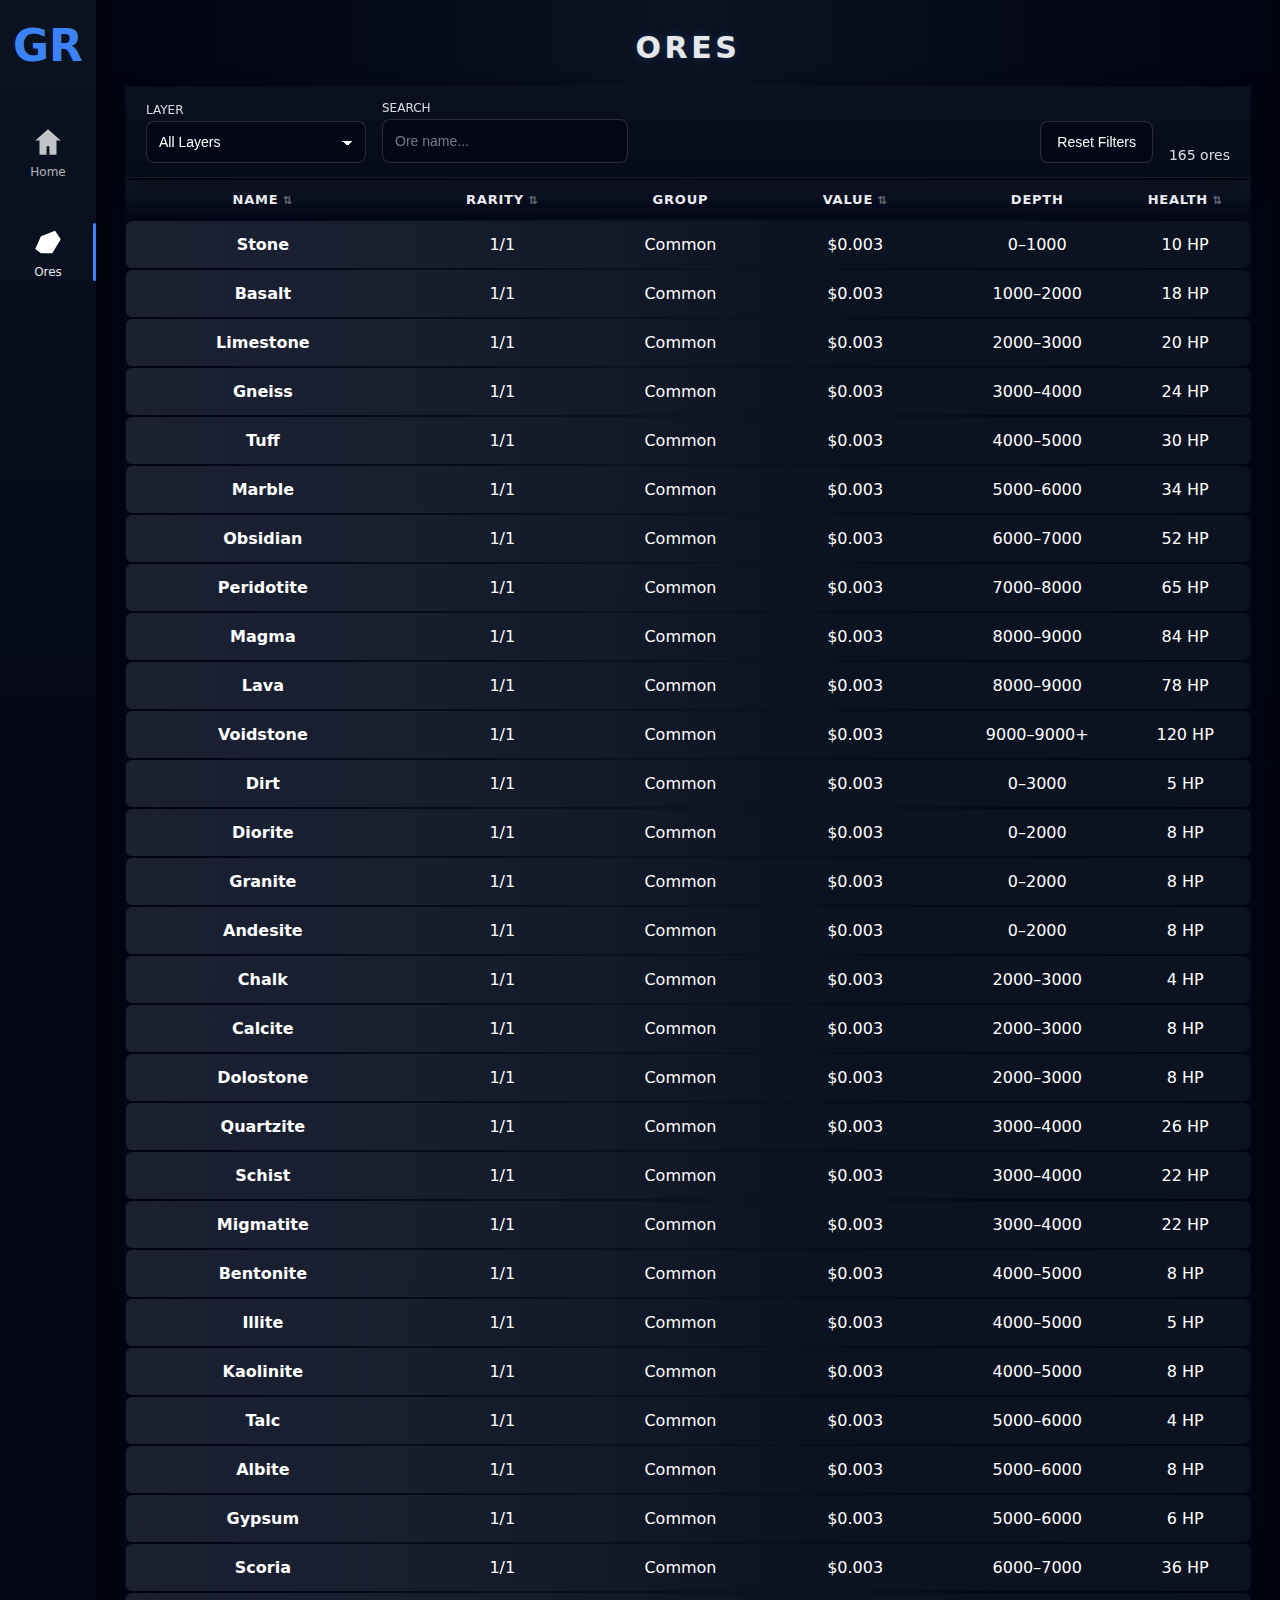
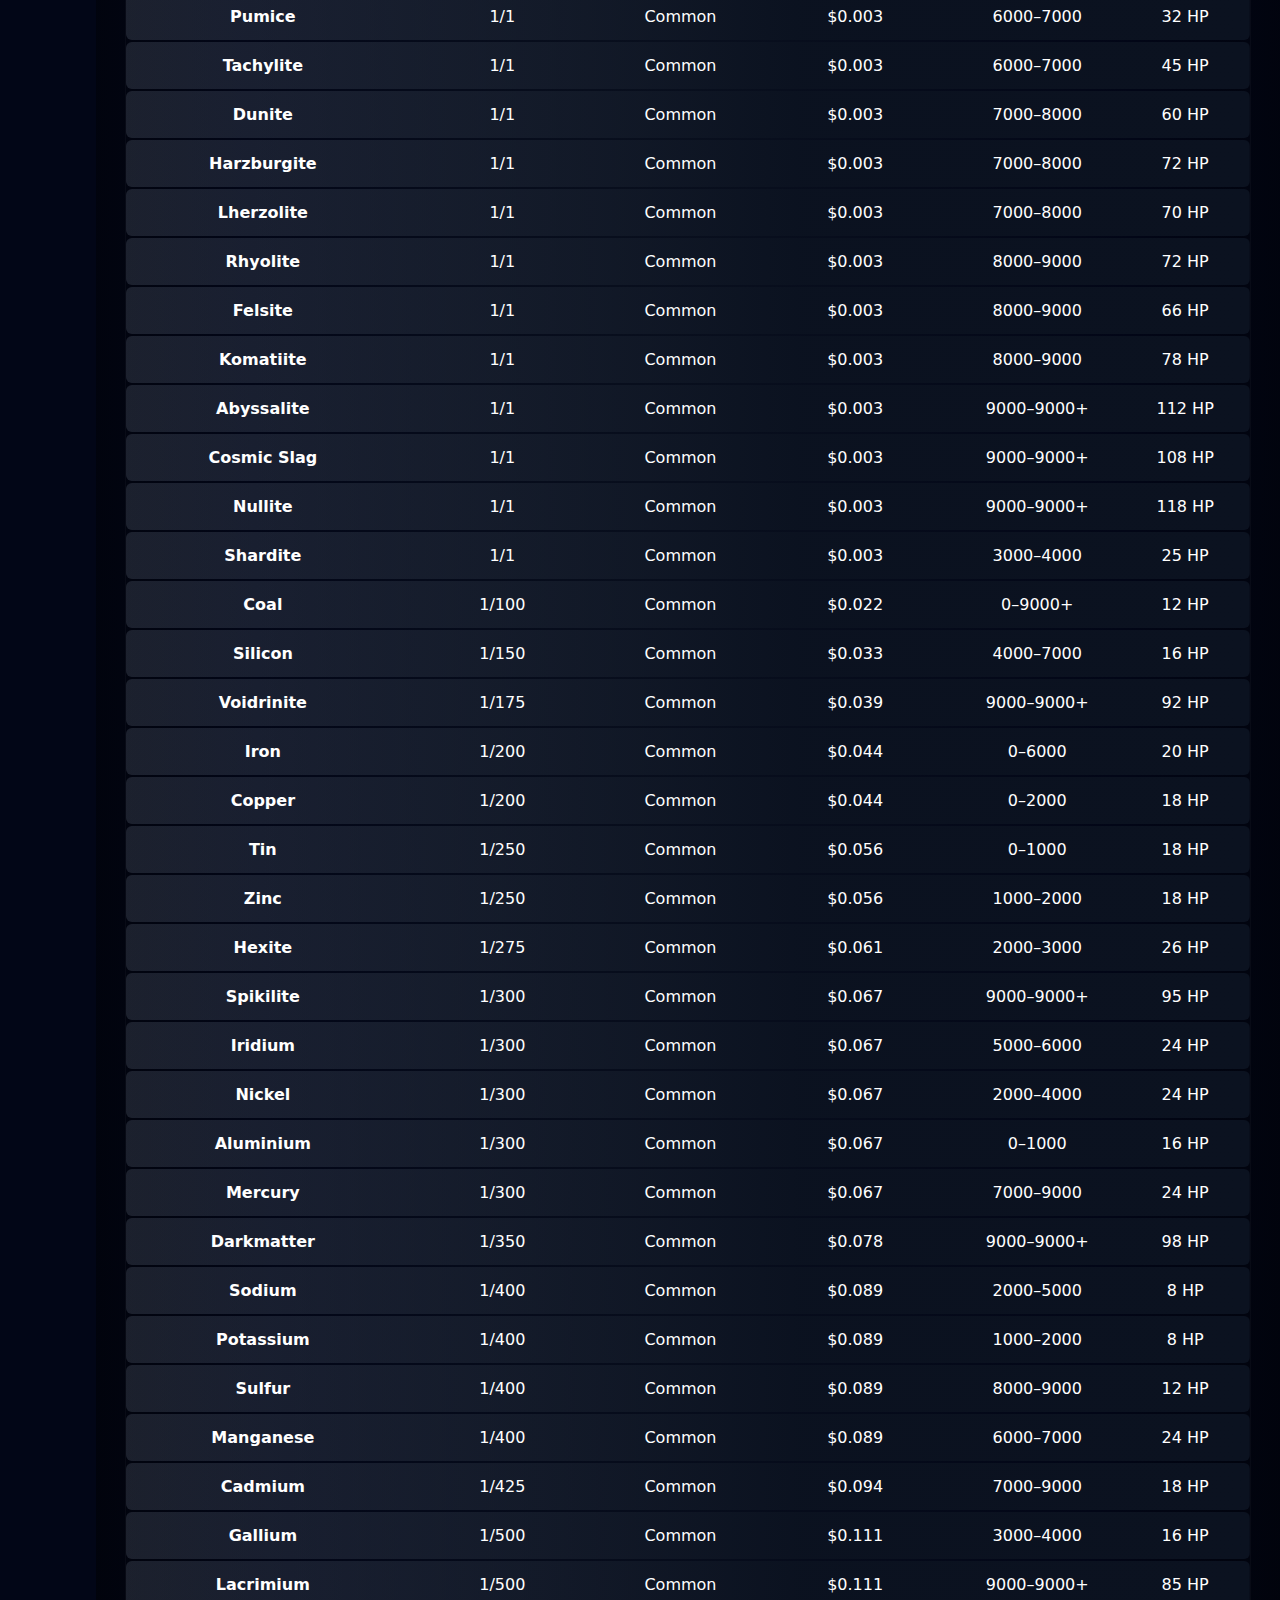
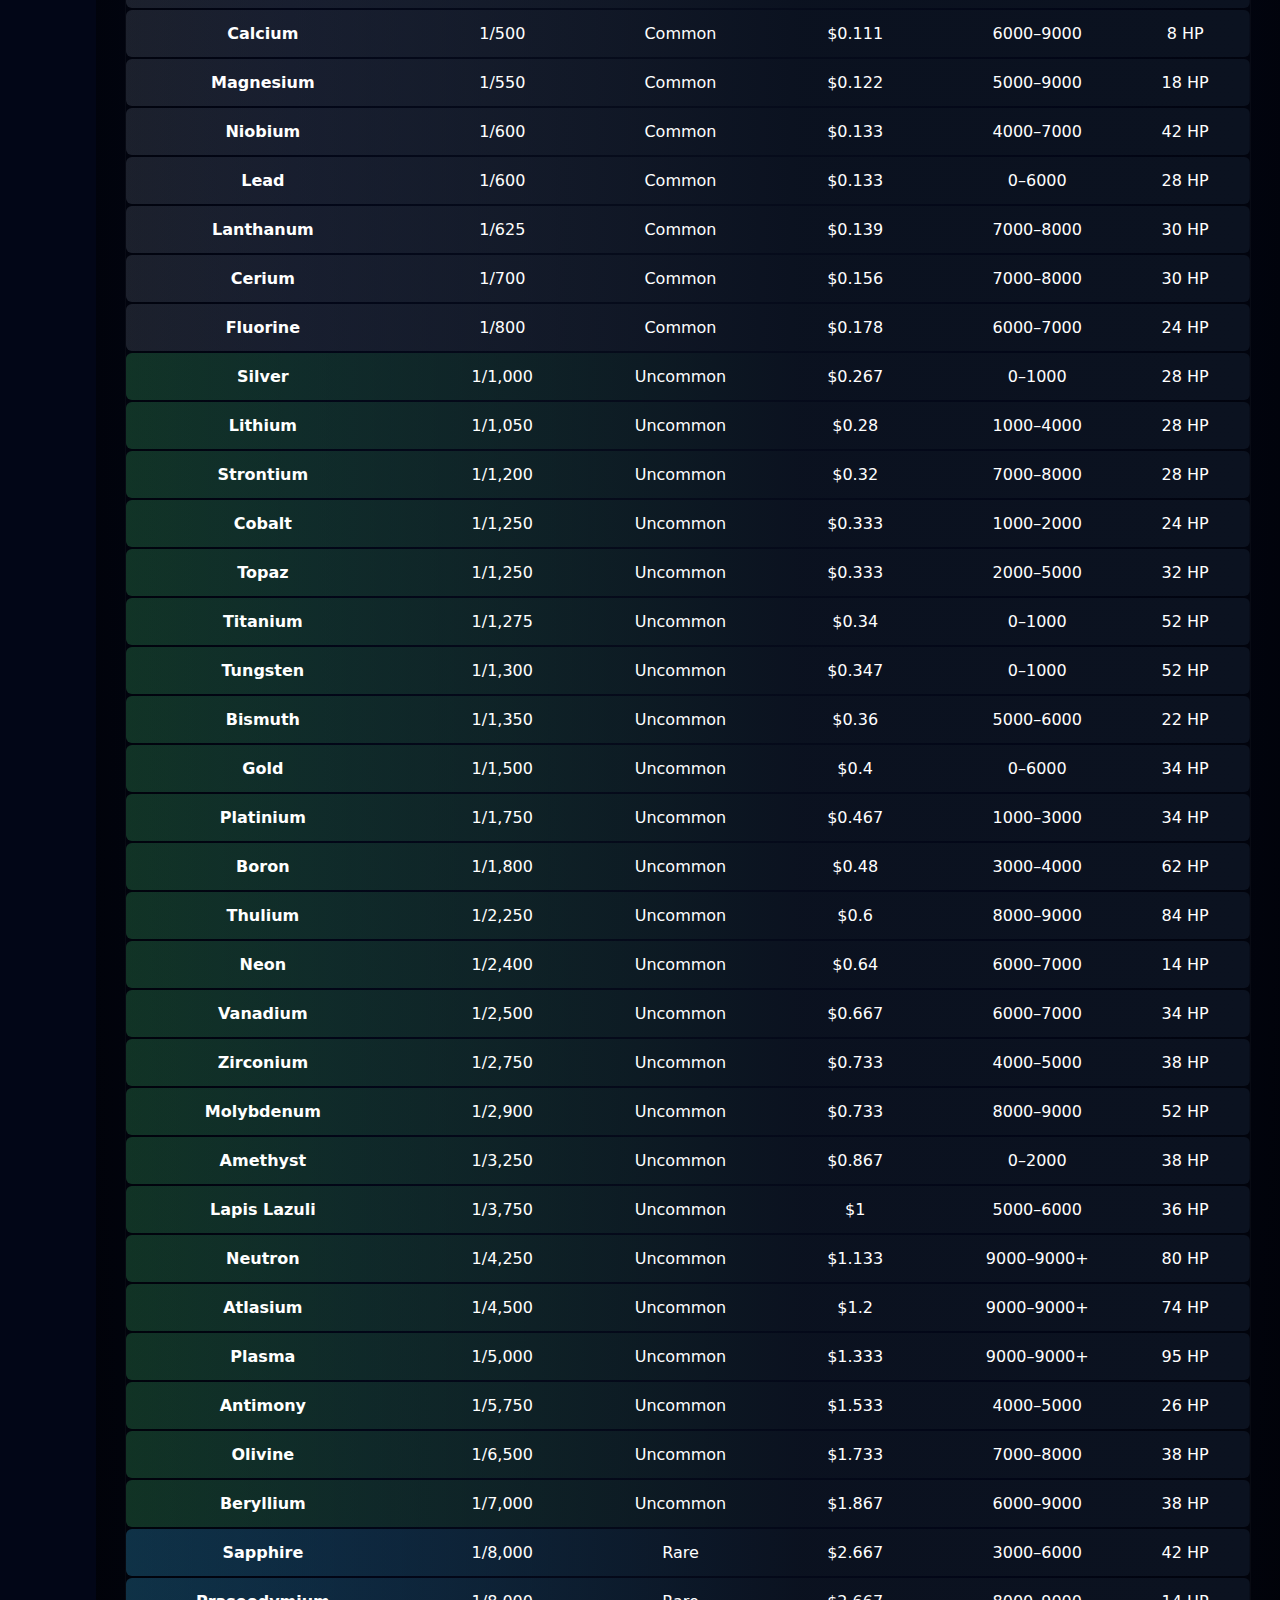
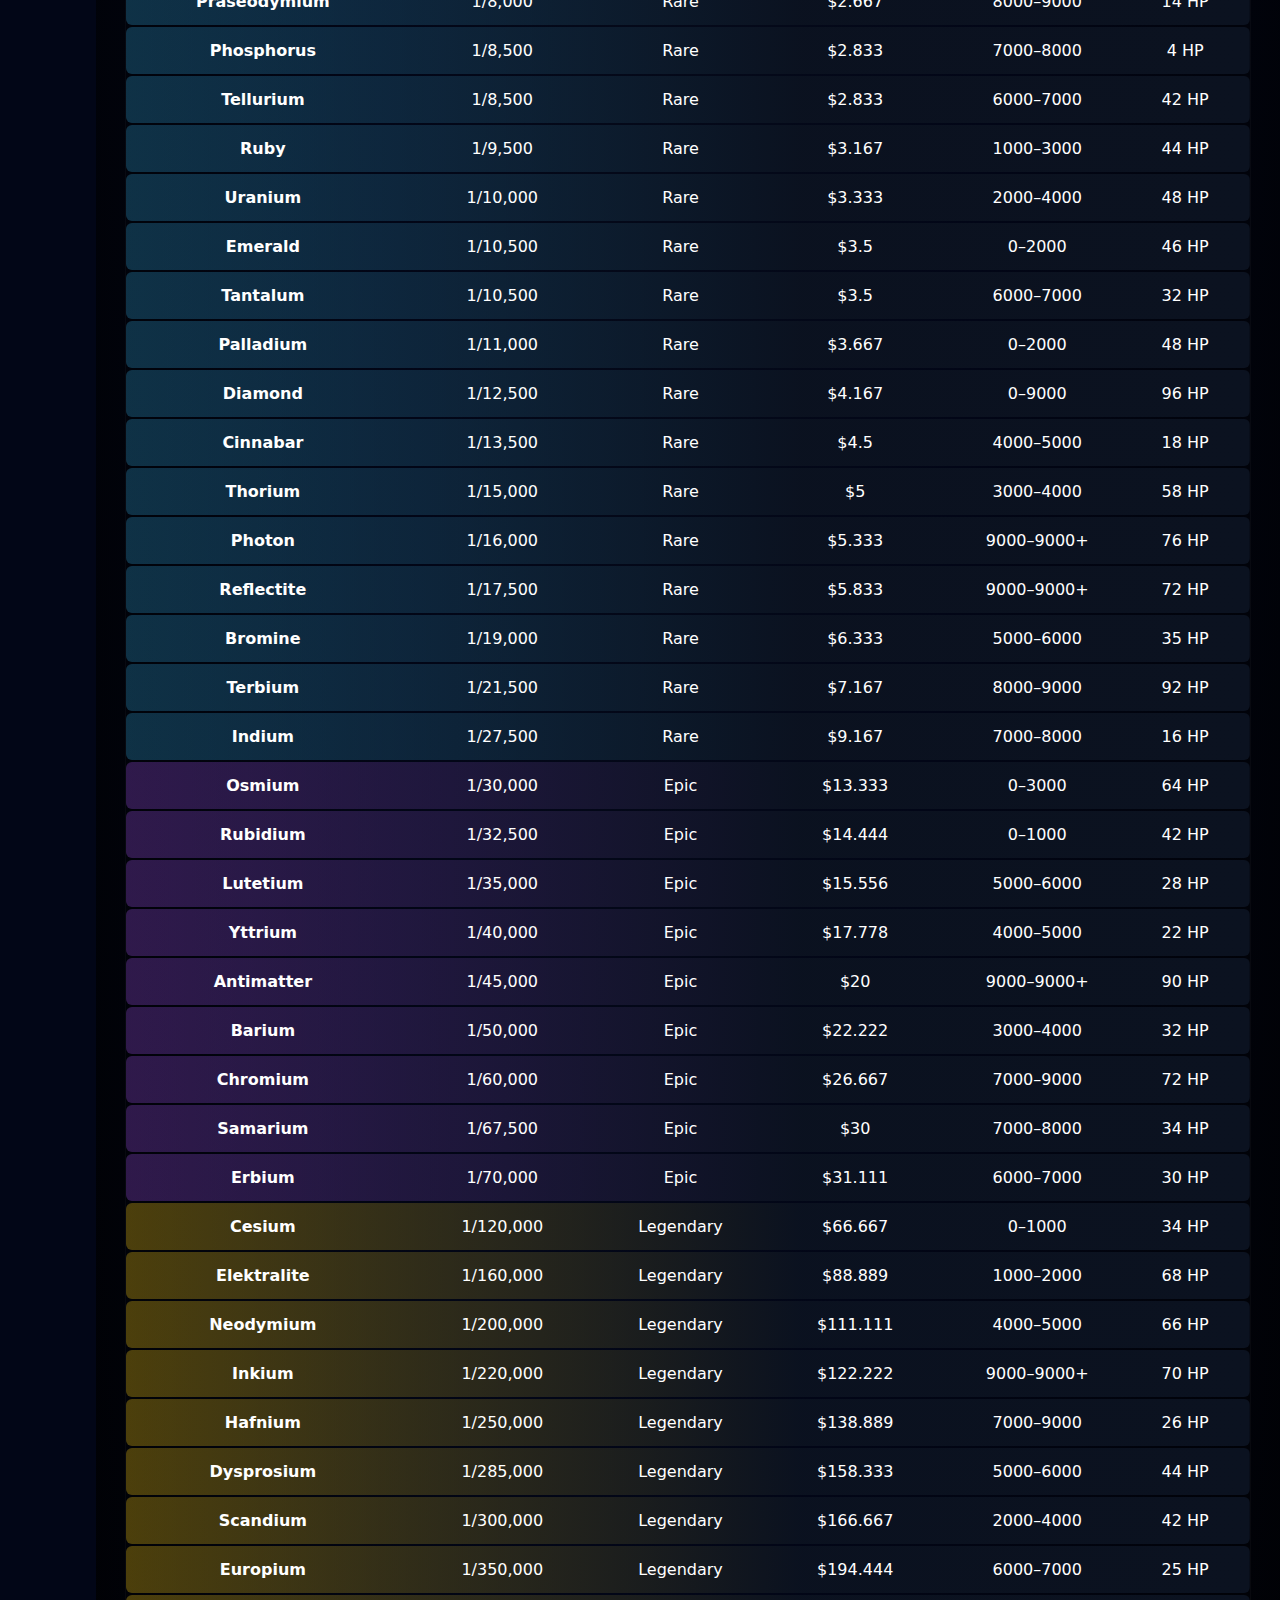
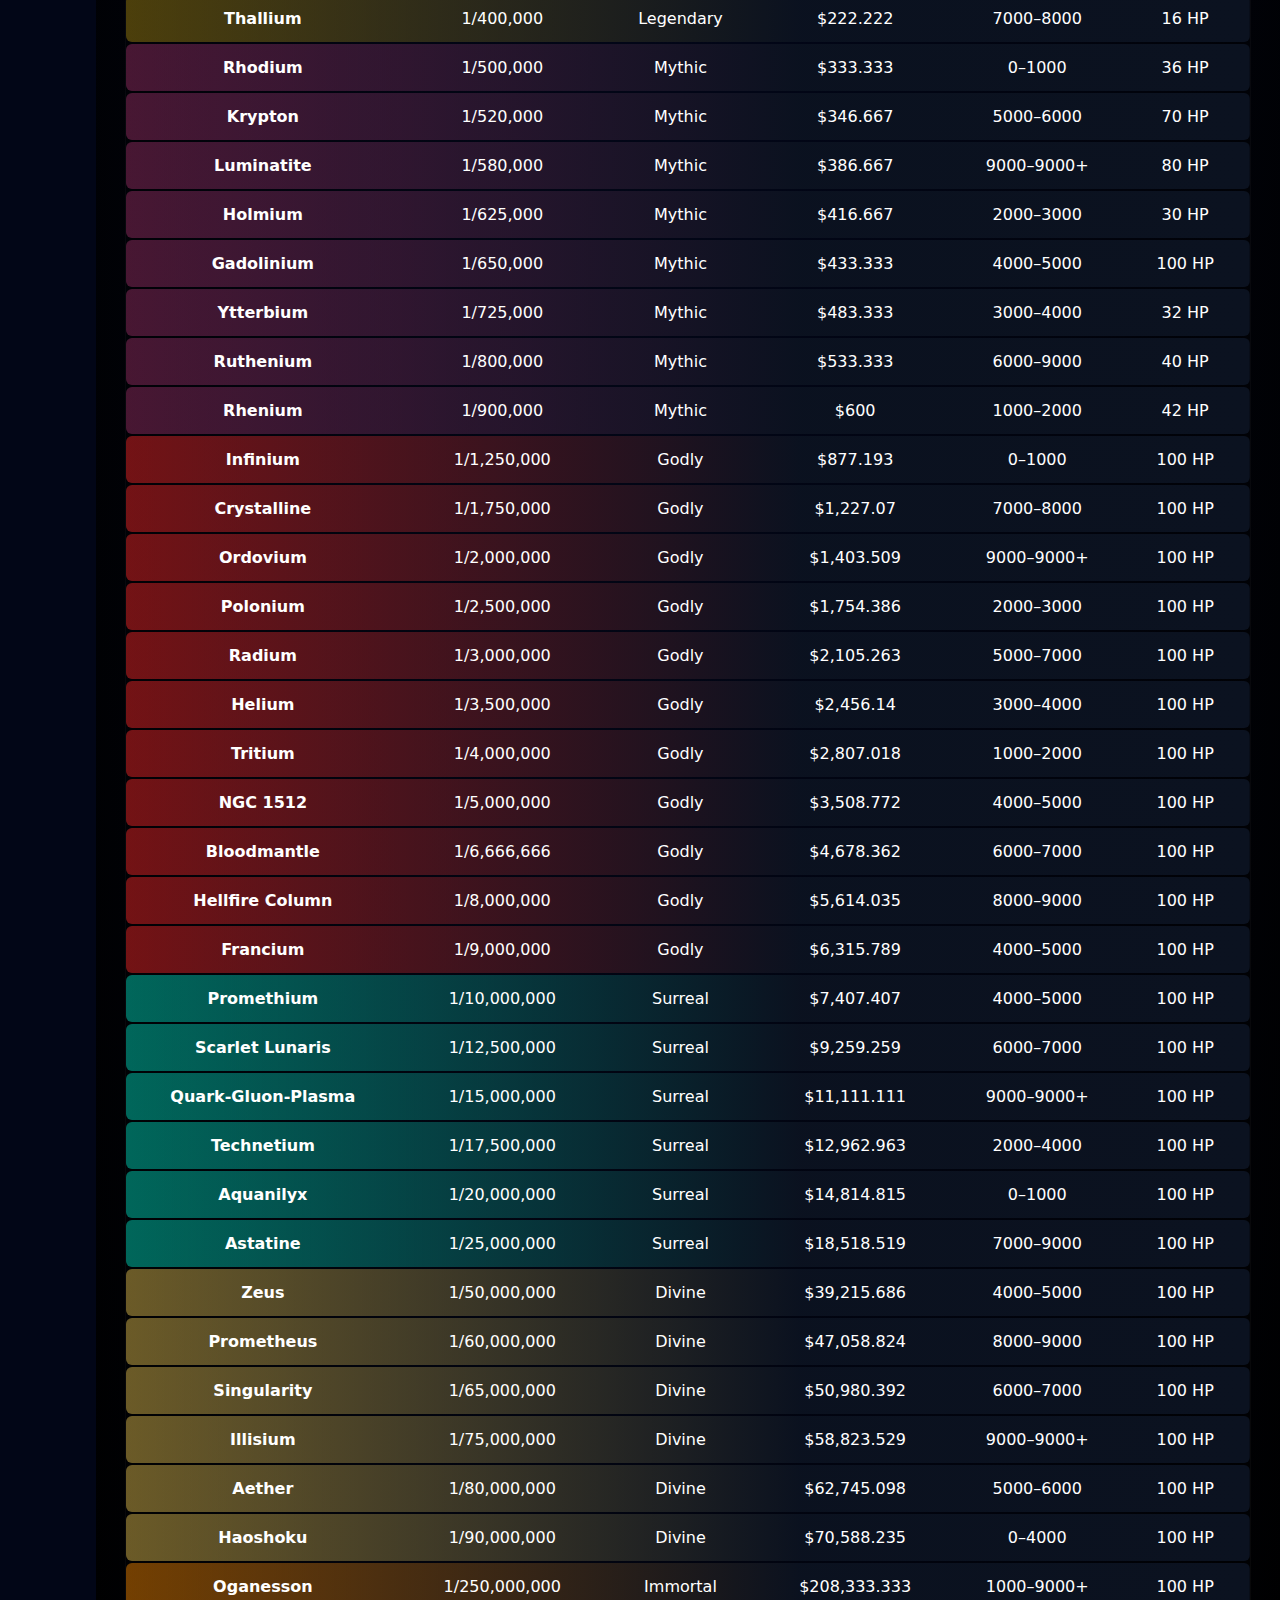
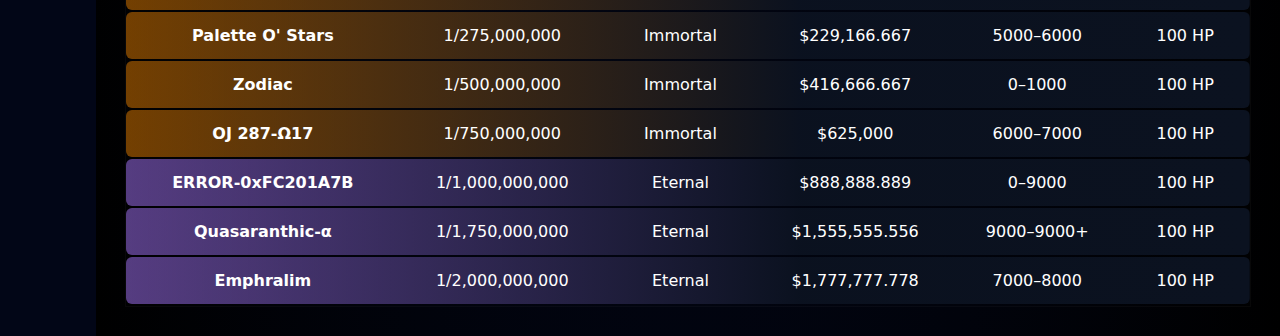
<file: Gilrock-Stuff-dev/ores.html>
<!DOCTYPE html>
<html lang="en">
<head>
<meta charset="UTF-8">
<title>Gilrock - Ores</title>

<style>
:root {
  --accent: #3b82f6;
  --filter-height: 72px;

  --control-height: 42px;
  --control-width: 220px;
}


/* ===== BASE ===== */
body {
  margin: 0;
  font-family: Inter, system-ui, Arial, sans-serif;
  background: #020617;
}

.app {
  display: flex;
  min-height: 100vh;
}

/* ===== SIDEBAR ===== */
.sidebar {
  width: 96px;
  background: linear-gradient(180deg, #0b1220, #020617);
  color: white;
  display: flex;
  flex-direction: column;
  align-items: center;
  padding: 20px 0;

  position: sticky;
  top: 0;
  height: 100vh;
}


/* LOGO */
.logo {
  font-size: 44px;
  font-weight: 900;
  color: var(--accent);
  margin-bottom: 40px;
  text-decoration: none;
}

/* NAV */
.side-nav {
  display: flex;
  flex-direction: column;
  gap: 18px;
  width: 100%;
}

.side-item {
  position: relative;
  display: flex;
  flex-direction: column;
  align-items: center;
  gap: 6px;
  padding: 14px 0;
  text-decoration: none;
  color: white;
  opacity: 0.75;
  transition: opacity .2s ease, box-shadow .2s ease;
}

.side-item:hover {
  opacity: 1;
  box-shadow: inset 0 0 0 9999px rgba(59,130,246,.08);
}

.side-item.active {
  opacity: 1;
}

/* ACTIVE BAR */
.side-item.active::after {
  content: "";
  position: absolute;
  right: 0;
  top: 15%;
  width: 3px;
  height: 70%;
  background: var(--accent);
  border-radius: 2px;
}

/* SVG ICONS */
.side-item svg {
  width: 34px;
  height: 34px;
  fill: white;
}

/* LABEL */
.side-item .label {
  font-size: 12px;
  opacity: .9;
}

/* ===== CONTENT ===== */
.content {
  flex: 1;
  padding: 30px;
  background: radial-gradient(
    ellipse at top,
    #0b1220 0%,
    #020617 55%,
    #000000 100%
  );
}



/* ===== CARD ===== */
.container {
  max-width: 1200px;
  margin: 20px auto 0;
  background: transparent;
  border-radius: 0;
  box-shadow: 0 0 0 1px rgba(255,255,255,0.03);
}

.page-title {
  text-align: center;
  font-size: 30px;
  font-weight: 600;
  letter-spacing: 0.12em;
  text-transform: uppercase;
  margin: 0 0 22px;

  color: #e5e7eb;
  text-shadow:
    0 0 12px rgba(59,130,246,0.25),
    0 0 2px rgba(255,255,255,0.15);
}




/* ===== FILTER BAR ===== */
.filter-bar {
  position: sticky;
  top: 0;
  z-index: 10;
  display: flex;
  gap: 16px;
  width: 100%;
  box-sizing: border-box;
  align-items: flex-end;
  padding: 14px 20px;
  border-bottom: 1px solid rgba(255,255,255,0.06);
  background: linear-gradient(180deg, #0a1020, #060b18);
  box-shadow: 0 6px 20px rgba(0,0,0,0.45);
  color: white;
}

.filter-group {
  display: flex;
  flex-direction: column;
  gap: 4px;
}

.filter-group label {
  font-size: 12px;
  opacity: .85;
  text-transform: uppercase;
}

.filter-group select,
.filter-group input {
  height: var(--control-height);
  width: var(--control-width);

  padding: 0 12px;
  border-radius: 8px;
  font-size: 14px;

  background: #020617;
  color: white;

  border: 1px solid rgba(255,255,255,0.15);
  outline: none;

  box-shadow: inset 0 0 0 1px rgba(255,255,255,0.02);
}


/* Placeholder text */
.filter-group input::placeholder {
  color: rgba(255,255,255,0.45);
}

/* Hover */
.filter-group select:hover,
.filter-group input:hover {
  border-color: rgba(255,255,255,0.3);
}

/* Focus  */
.filter-group select:focus,
.filter-group input:focus {
  border-color: var(--accent);
  box-shadow:
    0 0 0 1px var(--accent),
    0 0 12px rgba(59,130,246,0.35);
}
.filter-group select {
  appearance: none;
  background-image:
    linear-gradient(45deg, transparent 50%, white 50%),
    linear-gradient(135deg, white 50%, transparent 50%);
  background-position:
    calc(100% - 18px) 55%,
    calc(100% - 13px) 55%;
  background-size:
    5px 5px,
    5px 5px;
  background-repeat: no-repeat;
}

.filter-spacer { flex: 1; }

.reset-btn {
  height: var(--control-height);
  padding: 0 16px;

  font-size: 14px;
  border-radius: 8px;

  background: #020617;
  color: white;

  border: 1px solid rgba(255,255,255,0.15);
  cursor: pointer;

  box-shadow: inset 0 0 0 1px rgba(255,255,255,0.02);
  transition: border-color .2s ease, box-shadow .2s ease;
}


.reset-btn:hover {
  border-color: rgba(255,255,255,0.3);
}

.reset-btn:focus {
  outline: none;
  border-color: var(--accent);
  box-shadow:
    0 0 0 1px var(--accent),
    0 0 12px rgba(59,130,246,0.35);
}


#resultCount {
  font-size: 14px;
  opacity: .85;
}

/* ===== TABLE ===== */
table {
  border-collapse: separate;
 border-spacing: 0 2px;
  background: transparent;

   width: 100%;
}



thead th {
  position: sticky;
  top: var(--filter-height);
  background: linear-gradient(180deg, #111827, #020617);
  color: #f1f5f9;
  font-size: 13px;
  font-weight: 600; 
  letter-spacing: 0.06em;
  text-transform: uppercase;
  padding: 12px;
  cursor: pointer;
  border: none;
}

thead th[data-sort]::after {
  content: " ⇅";
  font-size: 11px;
  opacity: .4;
}

thead th.sorted-asc::after { content: " ▲"; opacity: 1; }
thead th.sorted-desc::after { content: " ▼"; opacity: 1; }

tbody tr {
  background: linear-gradient(180deg, #0b1220, #020617);
  color: white;
  transition: transform .15s ease, box-shadow .15s ease;
}

tbody tr:hover {
  filter: brightness(1.1);
}


tbody tr td:first-child {
  border-radius: 6px 0 0 6px;
}

tbody tr td:last-child {
  border-radius: 0 6px 6px 0;
}


td {
  padding: 14px 12px;
  text-align: center;
  border: none;
}


td:first-child {
  font-weight: 700;
}

.rarity-bg {
  font-weight: 600;
}

.no-results {
  text-align: center;
  padding: 25px;
  color: #666;
  font-style: italic;
}
  /* ===== ETERNAL ANIMATION ===== */
@keyframes eternalPulse {
  0% {
    box-shadow: 0 0 0 rgba(170,120,255,0);
  }
  50% {
    box-shadow: 0 0 24px rgba(170,120,255,0.45);
  }
  100% {
    box-shadow: 0 0 0 rgba(170,120,255,0);
  }
}

tbody tr.eternal {
  animation: eternalPulse 3.5s ease-in-out infinite;
}

</style>
</head>

<body>

<div class="app">
  <aside class="sidebar">
    <a href="index.html" class="logo">GR</a>

    <nav class="side-nav">
      <!-- HOME -->
      <a href="index.html" class="side-item">
        <svg viewBox="0 0 24 24">
          <path d="M12 3l9 8h-3v10h-5v-6h-2v6H6V11H3z"/>
        </svg>
        <span class="label">Home</span>
      </a>

      <!-- ORES -->
      <a href="ores.html" class="side-item active">
        <svg viewBox="0 0 24 24">
          <path d="M3 17l4-9 10-4 4 6-6 10H7z"/>
        </svg>
        <span class="label">Ores</span>
      </a>
    </nav>
  </aside>

  <main class="content">
  <h1 class="page-title">Ores</h1>

<div class="container">
  <div class="filter-bar" id="filterBar">

        <div class="filter-group">
          <label>Layer</label>
          <select id="layerSelect">
            <option value="all">All Layers</option>
          </select>
        </div>

        <div class="filter-group">
          <label>Search</label>
          <input id="searchInput" placeholder="Ore name...">
        </div>

        <div class="filter-spacer"></div>

        <button class="reset-btn" id="resetBtn">Reset Filters</button>
        <div id="resultCount"></div>
      </div>

      <table>
        <thead>
          <tr>
            <th data-sort="name">Name</th>
            <th data-sort="rarity">Rarity</th>
            <th>Group</th>
            <th data-sort="value">Value</th>
            <th>Depth</th>
            <th data-sort="health">Health</th>
          </tr>
        </thead>
        <tbody></tbody>
      </table>
    </div>
  </main>
</div>

<script src="ores-data.js"></script>

<script>
const layers = [
  { id:"stone", name:"Stone Layer", min:0, max:1000, icon:"🪨" },
  { id:"basalt", name:"Basalt Layer", min:1000, max:2000, icon:"⚫" },
  { id:"limestone", name:"Limestone Layer", min:2000, max:3000, icon:"⚪" },
  { id:"gneiss", name:"Gneiss Layer", min:3000, max:4000, icon:"🩶" },
  { id:"tuff", name:"Tuff Layer", min:4000, max:5000, icon:"🟤" },
  { id:"marble", name:"Marble Layer", min:5000, max:6000, icon:"🤍" },
  { id:"obsidian", name:"Obsidian Layer", min:6000, max:7000, icon:"🟣" },
  { id:"peridotite", name:"Peridotite Layer", min:7000, max:8000, icon:"🟢" },
  { id:"magma", name:"Magma & Lava Layer", min:8000, max:9000, icon:"🟠" },
  { id:"void", name:"Void Layer", min:9000, max:Infinity, icon:"🟪" }
];

const rarityColors = {
  Common:   "rgba(148,163,184,0.18)",   // soft gray
  Uncommon:"rgba(74,222,128,0.22)",    // green
  Rare:    "rgba(56,189,248,0.25)",    // blue
  Epic:    "rgba(168,85,247,0.28)",    // purple
  Legendary:"rgba(250,204,21,0.30)",   // yellow
  Mythic:  "rgba(236,72,153,0.30)",    // pink

  // 🔥 THE SEXY ONES
  Godly:   "rgba(255,40,40,0.45)",     // BRIGHT RED
  Surreal: "rgba(0,255,220,0.40)",     // CYAN / MINT
  Divine:  "rgba(255,215,90,0.42)",    // GOLD
  Immortal:"rgba(255,140,0,0.45)",     // ORANGE
  Eternal: "rgba(170,120,255,0.50)"    // COSMIC PURPLE
};

function rarityGradient(group) {
  const base = rarityColors[group];

  // fallback for safety
  if (!base) {
    return "linear-gradient(90deg, #111827 0%, #0b1220 100%)";
  }

  return `
    linear-gradient(
      90deg,
      ${base} 0%,
      rgba(11,18,32,0.95) 60%,
      #0b1220 100%
    )
  `;
}


const tbody = document.querySelector("tbody");
const layerSelect = document.getElementById("layerSelect");
const searchInput = document.getElementById("searchInput");
const resultCount = document.getElementById("resultCount");
const resetBtn = document.getElementById("resetBtn");

let currentLayer="all", searchQuery="", sortKey=null, sortDir=1;

layers.forEach(l=>{
  const o=document.createElement("option");
  o.value=l.id;
  o.textContent = `${l.icon} ${l.name}`;
  layerSelect.appendChild(o);
});

const parseRarity=r=>+r.split("/")[1].replace(/,/g,"");
const inLayer=(o,l)=>o.minDepth<l.max&&o.maxDepth>l.min;

function getList(){
  let list=[...ores];
  if(currentLayer!=="all"){
    const l=layers.find(x=>x.id===currentLayer);
    list=list.filter(o=>inLayer(o,l));
  }
  if(searchQuery){
    list=list.filter(o=>o.name.toLowerCase().includes(searchQuery));
  }
  if(sortKey){
    list.sort((a,b)=>{
      let A,B;
      switch(sortKey){
        case"rarity":A=parseRarity(a.rarity);B=parseRarity(b.rarity);break;
        case"value":A=+a.value.replace(/[^0-9.]/g,"");B=+b.value.replace(/[^0-9.]/g,"");break;
        case"depth":A=a.minDepth;B=b.minDepth;break;
        default:A=a[sortKey];B=b[sortKey];
      }
      return typeof A==="string"?A.localeCompare(B)*sortDir:(A-B)*sortDir;
    });
  }
  return list;
}

function render(){
  const list=getList();
  tbody.innerHTML="";
  if(!list.length){
    tbody.innerHTML=`<tr><td colspan="6" class="no-results">No ores found</td></tr>`;
  }
list.forEach(o => {
  tbody.innerHTML += `
    <tr class="${o.group === 'Eternal' ? 'eternal' : ''}"
        style="background: ${rarityGradient(o.group)};">
      <td>${o.name}</td>
      <td>${o.rarity}</td>
      <td>${o.group}</td>
      <td>${o.value}</td>
      <td>${o.maxDepth === Infinity ? `${o.minDepth}–9000+` : `${o.minDepth}–${o.maxDepth}`}</td>
      <td>${o.health} HP</td>
    </tr>
  `;
});


  resultCount.textContent=`${list.length} ores`;
}

layerSelect.onchange=()=>{currentLayer=layerSelect.value;render();}
searchInput.oninput=()=>{searchQuery=searchInput.value.toLowerCase();render();}

document.querySelectorAll("th[data-sort]").forEach(th=>{
  th.onclick=()=>{
    sortKey===th.dataset.sort?sortDir*=-1:(sortKey=th.dataset.sort,sortDir=1);
    document.querySelectorAll("th").forEach(h=>h.classList.remove("sorted-asc","sorted-desc"));
    th.classList.add(sortDir===1?"sorted-asc":"sorted-desc");
    render();
  };
});

resetBtn.onclick=()=>{
  currentLayer="all"; searchQuery=""; sortKey=null; sortDir=1;
  layerSelect.value="all"; searchInput.value="";
  document.querySelectorAll("th").forEach(h=>h.classList.remove("sorted-asc","sorted-desc"));
  render();
};

render();

const fb=document.getElementById("filterBar");
document.documentElement.style.setProperty("--filter-height", fb.offsetHeight+"px");
</script>


</body>
</html>
</file>
